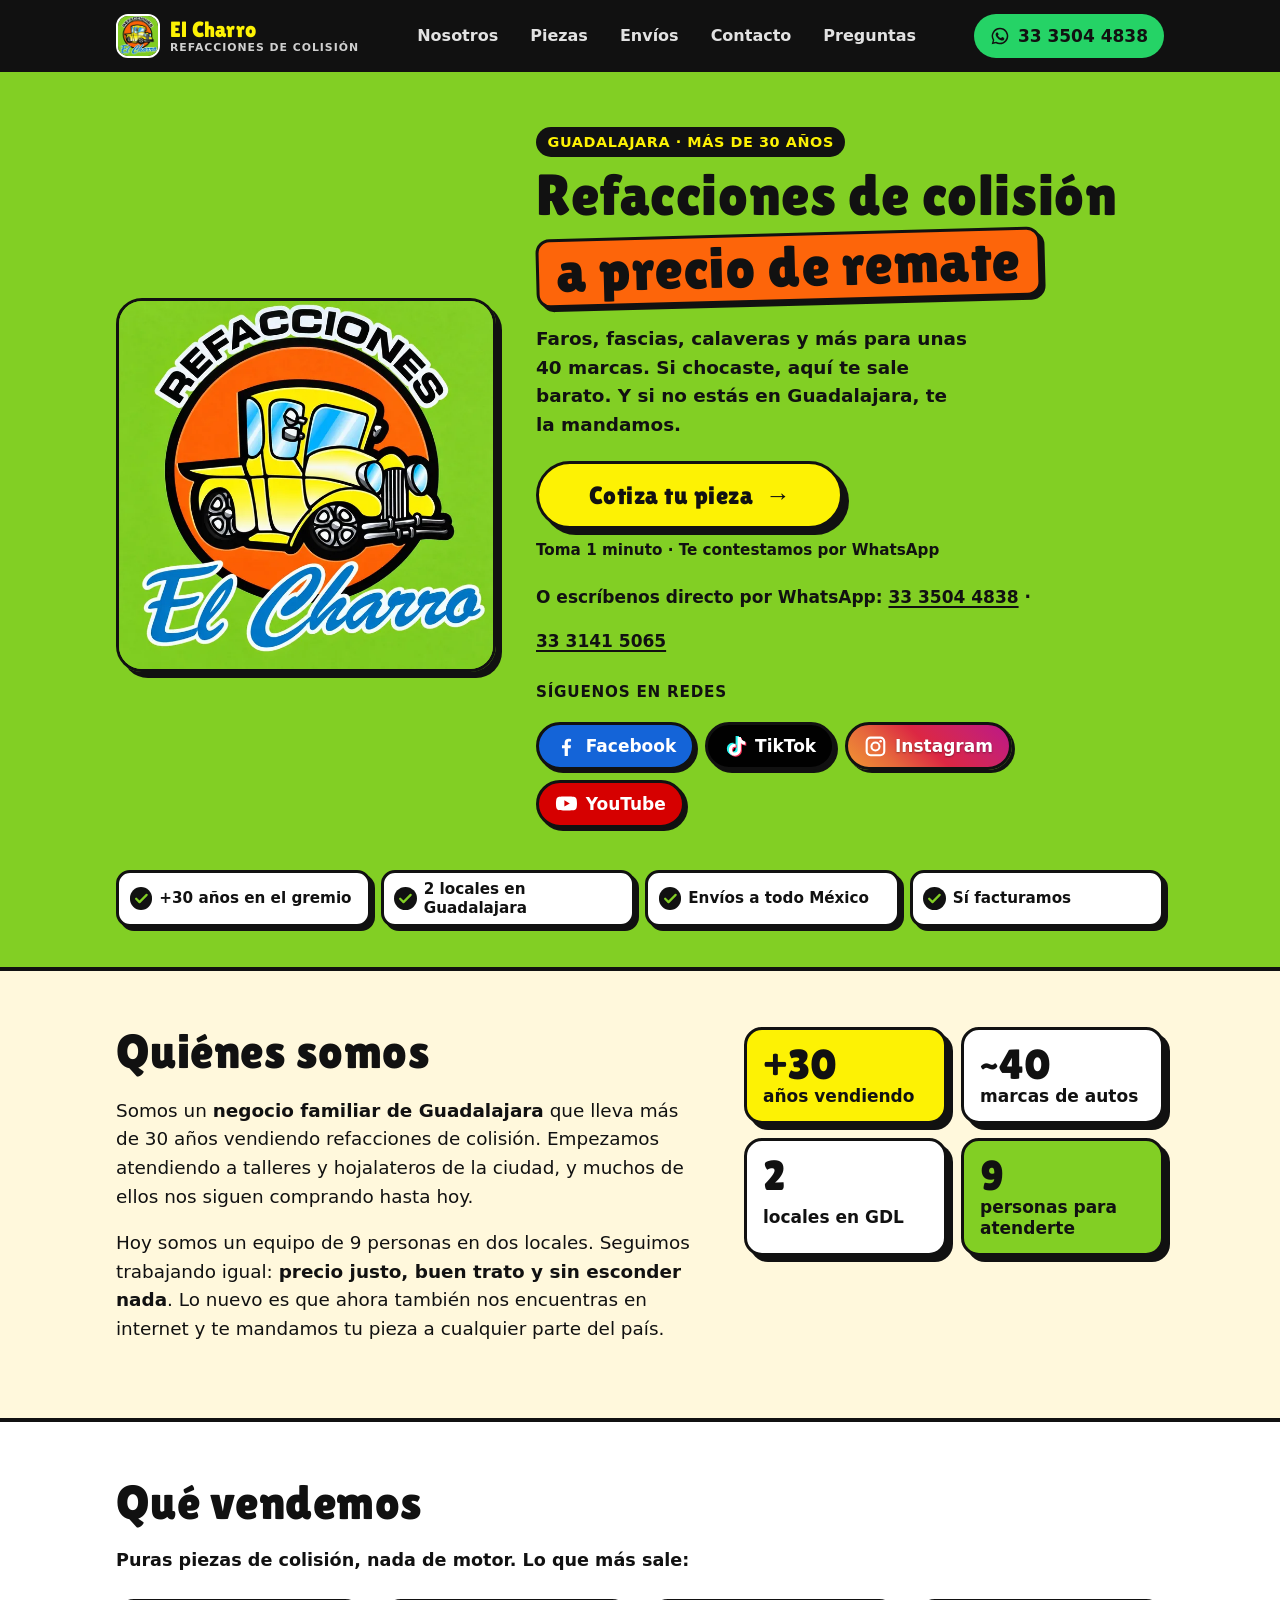
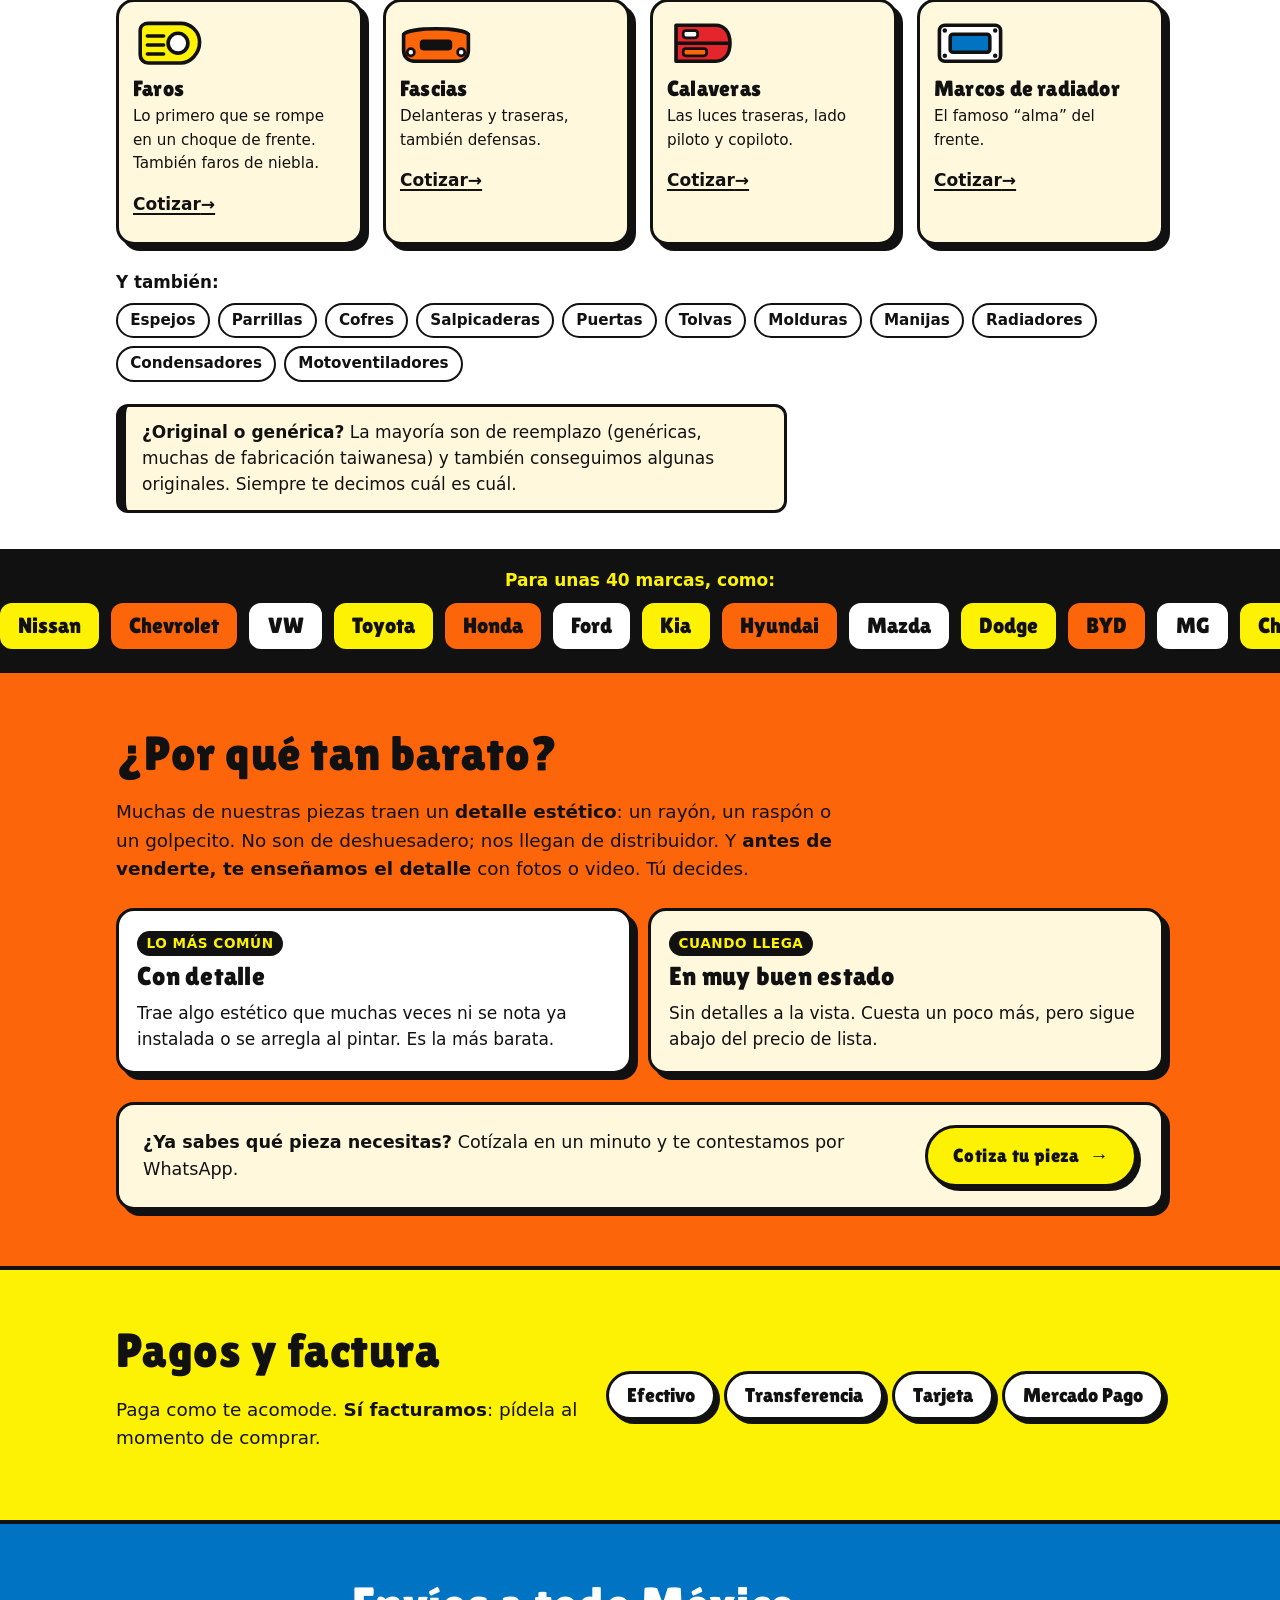
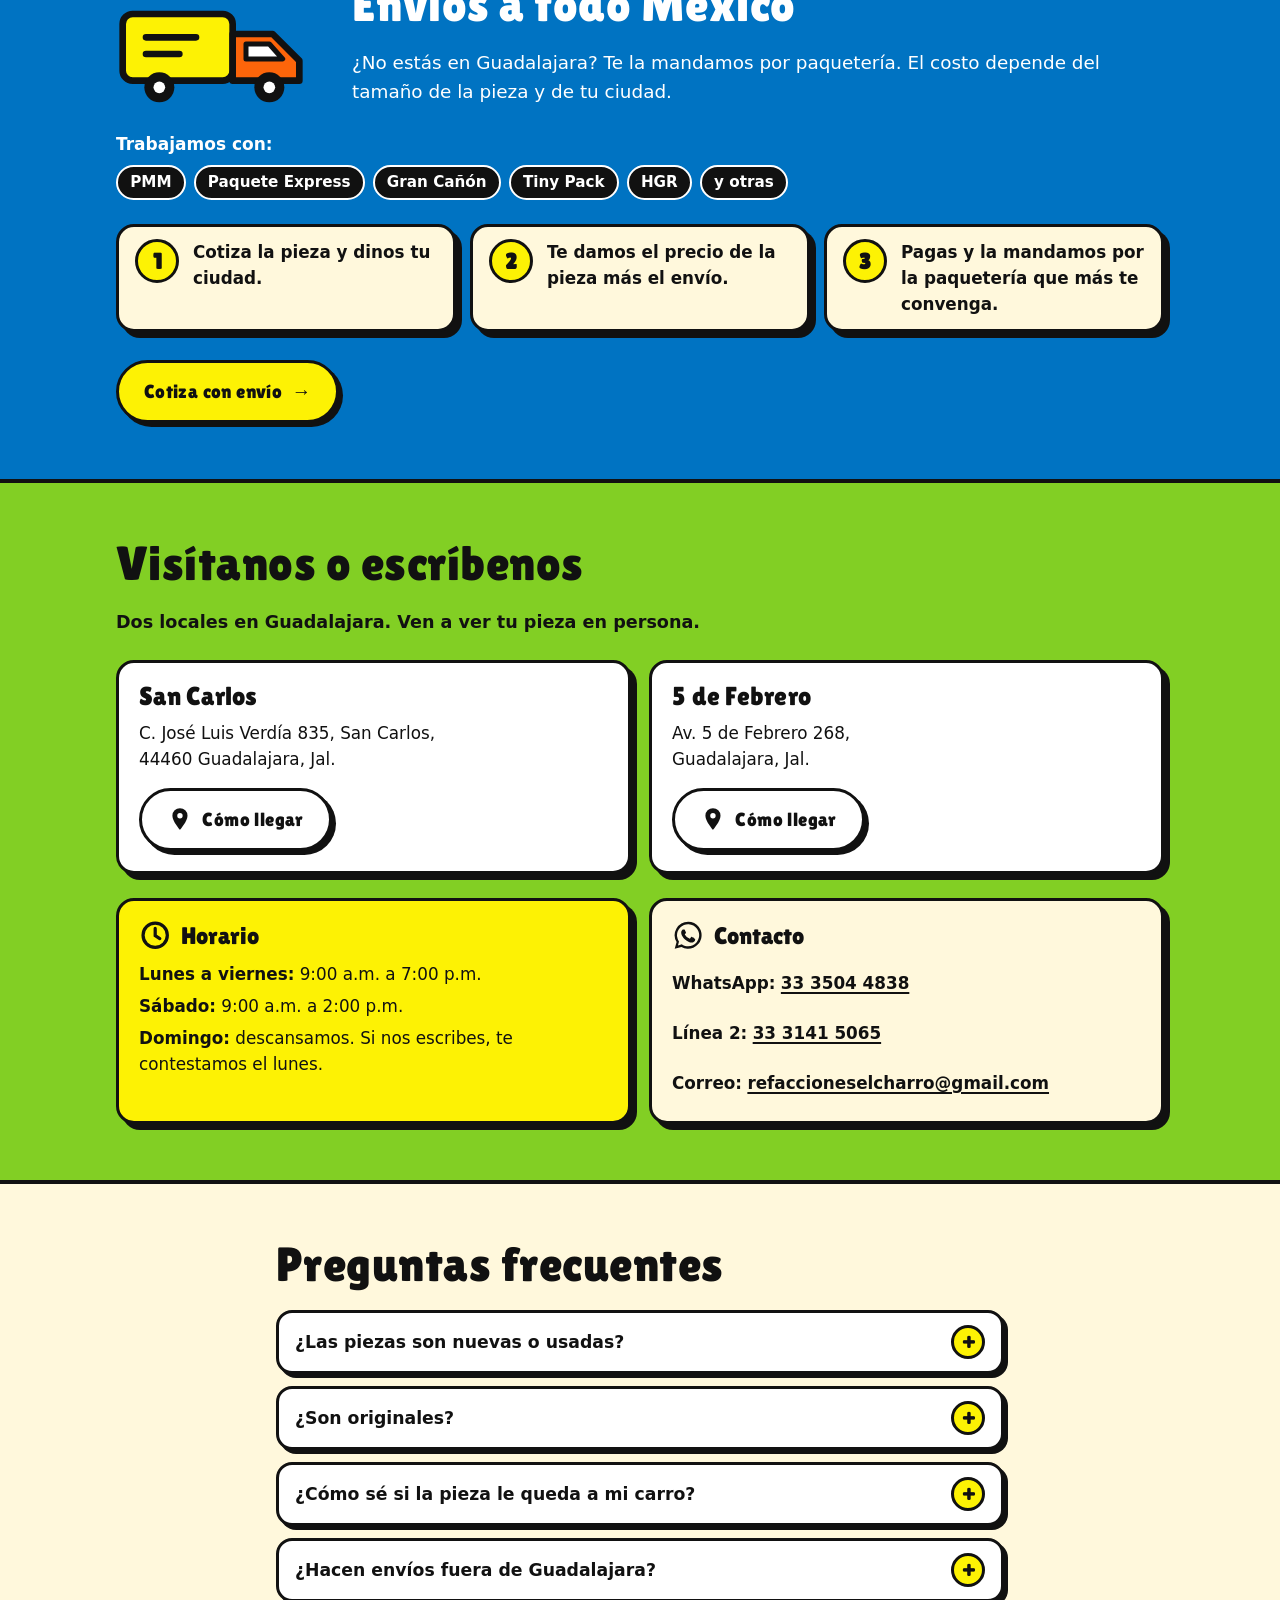
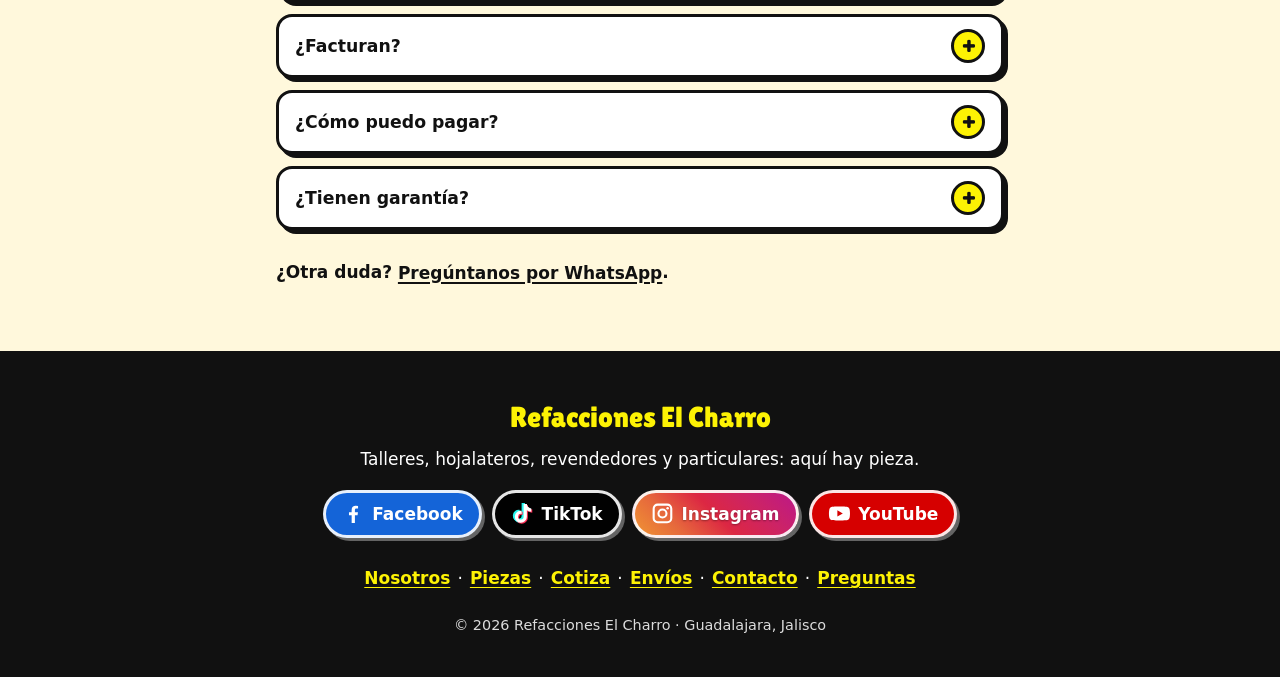
<file: index.html>
<!doctype html>
<html lang="es-MX">
<head>
  <meta charset="utf-8">
  <meta name="viewport" content="width=device-width, initial-scale=1">
  <title>Refacciones de colisión en Guadalajara | Refacciones El Charro</title>
  <meta name="description" content="Negocio familiar con más de 30 años en Guadalajara. Faros, fascias, calaveras, marcos de radiador y más para unas 40 marcas, a precio de remate. Facturamos y enviamos a todo México. Cotiza por WhatsApp.">
  <meta name="theme-color" content="#82CF24">
  <!-- URL pública. Si conectas un dominio propio, cámbiala aquí, en Open Graph, Twitter, JSON-LD, robots.txt y sitemap.xml -->
  <link rel="canonical" href="https://eito-tv.github.io/refacciones-el-charro/">
  <!-- MARCADOR Search Console: pega aquí la etiqueta de verificación de Google
  <meta name="google-site-verification" content="[CODIGO_SEARCH_CONSOLE]">
  -->

  <meta property="og:type" content="website">
  <meta property="og:locale" content="es_MX">
  <meta property="og:site_name" content="Refacciones El Charro">
  <meta property="og:title" content="Refacciones El Charro · Refacciones de colisión en Guadalajara">
  <meta property="og:description" content="Faros, fascias, calaveras y más para ~40 marcas a precio de remate. Facturamos y enviamos a todo México.">
  <meta property="og:url" content="https://eito-tv.github.io/refacciones-el-charro/">
  <meta property="og:image" content="https://eito-tv.github.io/refacciones-el-charro/assets/og-image.jpg">
  <meta property="og:image:width" content="1200">
  <meta property="og:image:height" content="630">
  <meta property="og:image:type" content="image/jpeg">
  <meta property="og:image:alt" content="Logo de Refacciones El Charro: camioneta amarilla clásica, con el texto Refacciones de colisión, precios bajísimos.">
  <meta name="twitter:card" content="summary_large_image">
  <meta name="twitter:title" content="Refacciones El Charro · Refacciones de colisión en Guadalajara">
  <meta name="twitter:description" content="Faros, fascias, calaveras y más para ~40 marcas a precio de remate. Facturamos y enviamos a todo México.">
  <meta name="twitter:image" content="https://eito-tv.github.io/refacciones-el-charro/assets/og-image.jpg">

  <link rel="icon" href="favicon.ico" sizes="48x48">
  <link rel="apple-touch-icon" href="assets/apple-touch-icon.png">
  <link rel="manifest" href="site.webmanifest">

  <link rel="preload" as="font" type="font/woff2" href="assets/lilita-one.woff2" crossorigin>
  <link rel="preload" as="image" type="image/webp" href="assets/logo-720.webp" imagesrcset="assets/logo-360.webp 360w, assets/logo-720.webp 720w" imagesizes="(min-width: 900px) 380px, 56vw" fetchpriority="high">
  <link rel="stylesheet" href="styles.css?v=6">
  <script>document.documentElement.classList.add('js')</script>
  <script src="script.js?v=6" defer></script>
  <!-- MARCADOR analítica: pega aquí el script de Cloudflare Web Analytics o GoatCounter (ver README) -->

  <script type="application/ld+json">
  {
    "@context": "https://schema.org",
    "@graph": [
      {
        "@type": "AutoPartsStore",
        "@id": "https://eito-tv.github.io/refacciones-el-charro/#negocio",
        "name": "Refacciones El Charro",
        "alternateName": "Autopartes El Charro",
        "description": "Negocio familiar con más de 30 años en Guadalajara. Refacciones de colisión para unas 40 marcas a precio de remate. Facturamos y enviamos a todo México.",
        "url": "https://eito-tv.github.io/refacciones-el-charro/",
        "image": "https://eito-tv.github.io/refacciones-el-charro/assets/og-image.jpg",
        "logo": "https://eito-tv.github.io/refacciones-el-charro/assets/logo.png",
        "telephone": "+523335044838",
        "email": "refaccioneselcharro@gmail.com",
        "priceRange": "$",
        "currenciesAccepted": "MXN",
        "paymentAccepted": "Efectivo, transferencia, tarjeta de débito y crédito, Mercado Pago",
        "areaServed": { "@type": "Country", "name": "México" },
        "address": {
          "@type": "PostalAddress",
          "streetAddress": "C. José Luis Verdía 835, San Carlos",
          "addressLocality": "Guadalajara",
          "addressRegion": "Jalisco",
          "postalCode": "44460",
          "addressCountry": "MX"
        },
        "openingHoursSpecification": [
          { "@type": "OpeningHoursSpecification", "dayOfWeek": ["Monday", "Tuesday", "Wednesday", "Thursday", "Friday"], "opens": "09:00", "closes": "19:00" },
          { "@type": "OpeningHoursSpecification", "dayOfWeek": "Saturday", "opens": "09:00", "closes": "14:00" }
        ],
        "sameAs": [
          "https://www.facebook.com/profile.php?id=61596676535445",
          "https://www.instagram.com/refacciones_el_charro/",
          "https://www.tiktok.com/@refacciones_el_charro",
          "https://www.youtube.com/@RefaccionesElcharro"
        ],
        "department": [
          {
            "@type": "AutoPartsStore",
            "name": "Refacciones El Charro · San Carlos",
            "address": {
              "@type": "PostalAddress",
              "streetAddress": "C. José Luis Verdía 835, San Carlos",
              "addressLocality": "Guadalajara",
              "addressRegion": "Jalisco",
              "postalCode": "44460",
              "addressCountry": "MX"
            }
          },
          {
            "@type": "AutoPartsStore",
            "name": "Refacciones El Charro · 5 de Febrero",
            "address": {
              "@type": "PostalAddress",
              "streetAddress": "Av. 5 de Febrero 268",
              "addressLocality": "Guadalajara",
              "addressRegion": "Jalisco",
              "addressCountry": "MX"
            }
          }
        ]
      },
      {
        "@type": "FAQPage",
        "mainEntity": [
          { "@type": "Question", "name": "¿Las piezas son nuevas o usadas?", "acceptedAnswer": { "@type": "Answer", "text": "No son piezas de deshuesadero: nos llegan de distribuidor. Muchas traen un detalle estético (un rayón, un raspón o un golpecito) y por eso cuestan menos. Antes de venderte te mandamos fotos o video del detalle." } },
          { "@type": "Question", "name": "¿Son originales?", "acceptedAnswer": { "@type": "Answer", "text": "La mayoría son de reemplazo (genéricas, muchas de fabricación taiwanesa) y también conseguimos algunas originales. Siempre te decimos cuál es cuál antes de que compres." } },
          { "@type": "Question", "name": "¿Cómo sé si la pieza le queda a mi carro?", "acceptedAnswer": { "@type": "Answer", "text": "Mándanos marca, modelo, año y versión. Si es faro, calavera o espejo, dinos el lado (piloto o copiloto). Una foto de la pieza dañada o el número de parte ayuda mucho." } },
          { "@type": "Question", "name": "¿Hacen envíos fuera de Guadalajara?", "acceptedAnswer": { "@type": "Answer", "text": "Sí, a todo México por paquetería: PMM, Paquete Express, Gran Cañón, Tiny Pack, HGR, entre otras. El costo depende del tamaño de la pieza y de tu ciudad; te lo cotizamos por WhatsApp." } },
          { "@type": "Question", "name": "¿Facturan?", "acceptedAnswer": { "@type": "Answer", "text": "Sí. Pide tu factura al momento de la compra." } },
          { "@type": "Question", "name": "¿Cómo puedo pagar?", "acceptedAnswer": { "@type": "Answer", "text": "En efectivo, transferencia, tarjeta (tenemos terminal) o Mercado Pago." } },
          { "@type": "Question", "name": "¿Tienen garantía?", "acceptedAnswer": { "@type": "Answer", "text": "No manejamos garantía. Por eso te enseñamos la pieza y su detalle antes de venderla, para que compres sabiendo exactamente cómo viene." } }
        ]
      }
    ]
  }
  </script>
</head>
<body>
  <a class="skip" href="#contenido">Saltar al contenido</a>

  <!-- Íconos reutilizables -->
  <svg width="0" height="0" class="sr-only" aria-hidden="true" focusable="false">
    <symbol id="i-wa" viewBox="0 0 24 24"><path fill="currentColor" d="M12 2a10 10 0 0 0-8.6 15.1L2 22l5-1.3A10 10 0 1 0 12 2Zm0 18.2c-1.5 0-3-.4-4.3-1.2l-.3-.2-3 .8.8-2.9-.2-.3A8.2 8.2 0 1 1 12 20.2Zm4.5-6.1c-.2-.1-1.5-.7-1.7-.8-.2-.1-.4-.1-.6.1l-.8 1c-.1.2-.3.2-.5.1a6.7 6.7 0 0 1-3.3-2.9c-.3-.4.2-.4.7-1.3.1-.2 0-.3 0-.4l-.8-1.8c-.2-.5-.4-.4-.6-.4h-.5c-.2 0-.4.1-.7.3-.2.3-.9.9-.9 2.2s.9 2.5 1 2.7c.1.2 1.8 2.8 4.4 3.9 1.6.7 2.3.8 3.1.6.5-.1 1.5-.6 1.7-1.2.2-.6.2-1.1.2-1.2-.1-.1-.3-.2-.6-.3Z"/></symbol>
    <symbol id="i-ig" viewBox="0 0 24 24"><path fill="none" stroke="currentColor" stroke-width="2.2" d="M7 2.8h10A4.2 4.2 0 0 1 21.2 7v10a4.2 4.2 0 0 1-4.2 4.2H7A4.2 4.2 0 0 1 2.8 17V7A4.2 4.2 0 0 1 7 2.8Z"/><circle cx="12" cy="12" r="4.2" fill="none" stroke="currentColor" stroke-width="2.2"/><circle cx="17.4" cy="6.6" r="1.3" fill="currentColor"/></symbol>
    <symbol id="i-tt" viewBox="0 0 24 24"><path fill="currentColor" d="M16.6 2h-3.4v13.4a2.9 2.9 0 1 1-2.1-2.8V9.1a6.3 6.3 0 1 0 5.5 6.3V8.6a8 8 0 0 0 4.6 1.5V6.7a4.6 4.6 0 0 1-4.6-4.7Z"/></symbol>
    <symbol id="i-yt" viewBox="0 0 24 24"><path fill="currentColor" d="M22.5 7.2a2.8 2.8 0 0 0-2-2C18.7 4.7 12 4.7 12 4.7s-6.7 0-8.5.5a2.8 2.8 0 0 0-2 2C1 9 1 12 1 12s0 3 .5 4.8a2.8 2.8 0 0 0 2 2c1.8.5 8.5.5 8.5.5s6.7 0 8.5-.5a2.8 2.8 0 0 0 2-2C23 15 23 12 23 12s0-3-.5-4.8ZM9.8 15.3V8.7l5.7 3.3-5.7 3.3Z"/></symbol>
    <symbol id="i-fb" viewBox="0 0 24 24"><path fill="currentColor" d="M13.5 22v-8.2h2.8l.4-3.2h-3.2V8.5c0-.9.3-1.6 1.6-1.6h1.7V4.1a23 23 0 0 0-2.5-.1c-2.5 0-4.2 1.5-4.2 4.3v2.3H7.3v3.2h2.8V22h3.4Z"/></symbol>
    <symbol id="i-pin" viewBox="0 0 24 24"><path fill="currentColor" d="M12 2a7 7 0 0 0-7 7c0 5.2 7 13 7 13s7-7.8 7-13a7 7 0 0 0-7-7Zm0 9.5A2.5 2.5 0 1 1 12 6.5a2.5 2.5 0 0 1 0 5Z"/></symbol>
    <symbol id="i-check" viewBox="0 0 24 24"><path fill="none" stroke="currentColor" stroke-width="3.2" stroke-linecap="round" stroke-linejoin="round" d="m4.5 12.5 4.8 4.8L19.5 7"/></symbol>
    <symbol id="i-mail" viewBox="0 0 24 24"><path fill="none" stroke="currentColor" stroke-width="2.2" stroke-linejoin="round" d="M3 5.5h18v13H3Z"/><path fill="none" stroke="currentColor" stroke-width="2.2" stroke-linejoin="round" d="m3.5 6 8.5 7 8.5-7"/></symbol>
    <symbol id="i-clock" viewBox="0 0 24 24"><circle cx="12" cy="12" r="9" fill="none" stroke="currentColor" stroke-width="2.4"/><path fill="none" stroke="currentColor" stroke-width="2.4" stroke-linecap="round" d="M12 7v5.3l3.4 2.2"/></symbol>
  </svg>

  <!-- Barra superior fija -->
  <header class="top" id="top">
    <div class="top__inner wrap">
      <a class="top__brand" href="#inicio" aria-label="Refacciones El Charro, ir al inicio">
        <img src="assets/logo-360.webp" width="44" height="44" alt="">
        <span class="top__name"><strong>El Charro</strong><small>Refacciones de colisión</small></span>
      </a>
      <nav class="top__nav" id="menu" aria-label="Secciones">
        <ul class="top__links">
          <li><a href="#nosotros">Nosotros</a></li>
          <li><a href="#piezas">Piezas</a></li>
          <li><a href="#envios">Envíos</a></li>
          <li><a href="#contacto">Contacto</a></li>
          <li><a href="#preguntas">Preguntas</a></li>
        </ul>
        <div class="top__extra">
        <a class="btn btn--wa top__cta" href="cotizar/" data-evento="ir-cotizar-menu">Cotiza tu pieza <span aria-hidden="true">→</span></a>
        <p class="top__extra-t">Síguenos</p>
          <ul class="social social--menu" aria-label="Nuestras redes (menú)">
            <li><a class="chip chip--fb" href="https://www.facebook.com/profile.php?id=61596676535445" target="_blank" rel="noopener" data-evento="red-facebook-menu"><svg class="ico" aria-hidden="true"><use href="#i-fb"/></svg>Facebook</a></li>
            <li><a class="chip chip--tt" href="https://www.tiktok.com/@refacciones_el_charro" target="_blank" rel="noopener" data-evento="red-tiktok-menu"><svg class="ico" aria-hidden="true"><use href="#i-tt"/></svg>TikTok</a></li>
            <li><a class="chip chip--ig" href="https://www.instagram.com/refacciones_el_charro/" target="_blank" rel="noopener" data-evento="red-instagram-menu"><svg class="ico" aria-hidden="true"><use href="#i-ig"/></svg>Instagram</a></li>
            <li><a class="chip chip--yt" href="https://www.youtube.com/@RefaccionesElcharro" target="_blank" rel="noopener" data-evento="red-youtube-menu"><svg class="ico" aria-hidden="true"><use href="#i-yt"/></svg>YouTube</a></li>
          </ul>
          <p class="top__extra-wa">WhatsApp: <a href="https://wa.me/523335044838?text=Hola%2C%20vengo%20de%20la%20p%C3%A1gina%20web." target="_blank" rel="noopener" data-evento="wa-menu">33 3504 4838</a> · <a href="https://wa.me/523331415065?text=Hola%2C%20vengo%20de%20la%20p%C3%A1gina%20web." target="_blank" rel="noopener" data-evento="wa-menu-2">33 3141 5065</a></p>
        </div>
      </nav>
      <a class="top__wa" href="https://wa.me/523335044838?text=Hola%2C%20vengo%20de%20la%20p%C3%A1gina%20web." target="_blank" rel="noopener" data-evento="wa-barra" aria-label="WhatsApp 33 3504 4838">
        <svg class="ico" aria-hidden="true"><use href="#i-wa"/></svg><span>33 3504 4838</span>
      </a>
      <button class="top__burger" type="button" aria-expanded="false" aria-controls="menu" aria-label="Abrir menú">
        <span></span><span></span><span></span>
      </button>
    </div>
  </header>

  <main id="contenido">
    <!-- ===== Inicio ===== -->
    <section class="hero" id="inicio" aria-labelledby="t-inicio">
      <div class="hero__inner wrap">
        <picture class="hero__logo">
          <source type="image/webp" srcset="assets/logo-360.webp 360w, assets/logo-720.webp 720w" sizes="(min-width: 900px) 380px, 56vw">
          <img src="assets/logo.png" width="720" height="709" alt="Refacciones El Charro: logo con una camioneta pickup clásica amarilla" fetchpriority="high" decoding="async">
        </picture>
        <div class="hero__copy">
          <p class="tag">Guadalajara · más de 30 años</p>
          <h1 id="t-inicio">Refacciones de colisión <span class="hl">a precio de remate</span></h1>
          <p class="lead">Faros, fascias, calaveras y más para unas 40 marcas. Si chocaste, aquí te sale barato. Y si no estás en Guadalajara, te la mandamos.</p>
          <a class="btn btn--wa btn--hero" href="cotizar/" id="cta-hero" data-evento="ir-cotizar-inicio">
            Cotiza tu pieza <span class="arrow" aria-hidden="true">→</span>
          </a>
          <p class="cta-sub">Toma 1 minuto · Te contestamos por WhatsApp</p>
          <p class="alt-wa">O escríbenos directo por WhatsApp: <a href="https://wa.me/523335044838?text=Hola%2C%20vengo%20de%20la%20p%C3%A1gina%20web." target="_blank" rel="noopener" data-evento="wa-inicio">33 3504 4838</a> · <a href="https://wa.me/523331415065?text=Hola%2C%20vengo%20de%20la%20p%C3%A1gina%20web." target="_blank" rel="noopener" data-evento="wa-linea2">33 3141 5065</a></p>
          <div class="follow">
            <p class="follow__t">Síguenos en redes</p>
            <ul class="social social--hero" aria-label="Nuestras redes">
          <li><a class="chip chip--fb" href="https://www.facebook.com/profile.php?id=61596676535445" target="_blank" rel="noopener" data-evento="red-facebook-inicio"><svg class="ico" aria-hidden="true"><use href="#i-fb"/></svg>Facebook</a></li>
          <li><a class="chip chip--tt" href="https://www.tiktok.com/@refacciones_el_charro" target="_blank" rel="noopener" data-evento="red-tiktok-inicio"><svg class="ico" aria-hidden="true"><use href="#i-tt"/></svg>TikTok</a></li>
          <li><a class="chip chip--ig" href="https://www.instagram.com/refacciones_el_charro/" target="_blank" rel="noopener" data-evento="red-instagram-inicio"><svg class="ico" aria-hidden="true"><use href="#i-ig"/></svg>Instagram</a></li>
          <li><a class="chip chip--yt" href="https://www.youtube.com/@RefaccionesElcharro" target="_blank" rel="noopener" data-evento="red-youtube-inicio"><svg class="ico" aria-hidden="true"><use href="#i-yt"/></svg>YouTube</a></li>
            </ul>
          </div>
        </div>
      </div>
      <ul class="trust wrap" aria-label="Por qué comprarnos">
        <li><svg class="ico" aria-hidden="true"><use href="#i-check"/></svg>+30 años en el gremio</li>
        <li><svg class="ico" aria-hidden="true"><use href="#i-check"/></svg>2 locales en Guadalajara</li>
        <li><svg class="ico" aria-hidden="true"><use href="#i-check"/></svg>Envíos a todo México</li>
        <li><svg class="ico" aria-hidden="true"><use href="#i-check"/></svg>Sí facturamos</li>
      </ul>
    </section>

    <!-- ===== Quiénes somos ===== -->
    <section class="sec sec--cream" id="nosotros" aria-labelledby="t-nosotros">
      <div class="wrap about">
        <div>
          <h2 id="t-nosotros" class="reveal">Quiénes somos</h2>
          <p class="big reveal">Somos un <strong>negocio familiar de Guadalajara</strong> que lleva más de 30 años vendiendo refacciones de colisión. Empezamos atendiendo a talleres y hojalateros de la ciudad, y muchos de ellos nos siguen comprando hasta hoy.</p>
          <p class="big reveal">Hoy somos un equipo de 9 personas en dos locales. Seguimos trabajando igual: <strong>precio justo, buen trato y sin esconder nada</strong>. Lo nuevo es que ahora también nos encuentras en internet y te mandamos tu pieza a cualquier parte del país.</p>
          <!-- MARCADOR: si quieren, aquí va el nombre del fundador y una foto suya, p. ej.
          <p class="big reveal">Todo empezó con don [NOMBRE] ...</p>
          -->
        </div>
        <ul class="stats" aria-label="El Charro en números">
          <li class="stat reveal"><span class="stat__n">+30</span><span class="stat__t">años vendiendo</span></li>
          <li class="stat reveal"><span class="stat__n">~40</span><span class="stat__t">marcas de autos</span></li>
          <li class="stat reveal"><span class="stat__n">2</span><span class="stat__t">locales en GDL</span></li>
          <li class="stat reveal"><span class="stat__n">9</span><span class="stat__t">personas para atenderte</span></li>
        </ul>
      </div>
      <!-- MARCADOR galería: cuando tengan fotos reales del local y del surtido, ponlas en assets/fotos/ y descomenta.
           Fotos horizontales, 1200 px de ancho, en .webp o .jpg.
      <div class="wrap gallery">
        <figure class="reveal"><img src="assets/fotos/local-san-carlos.webp" width="1200" height="800" loading="lazy" alt="Fachada del local de San Carlos"><figcaption>Local San Carlos</figcaption></figure>
        <figure class="reveal"><img src="assets/fotos/fascias.webp" width="1200" height="800" loading="lazy" alt="Pared llena de fascias de distintos modelos"><figcaption>Así se ve el surtido</figcaption></figure>
        <figure class="reveal"><img src="assets/fotos/faros.webp" width="1200" height="800" loading="lazy" alt="Anaquel con faros y calaveras"><figcaption>Faros y calaveras</figcaption></figure>
      </div>
      -->
    </section>

    <!-- ===== Qué vendemos ===== -->
    <section class="sec sec--white" id="piezas" aria-labelledby="t-piezas">
      <div class="wrap">
        <h2 id="t-piezas" class="reveal">Qué vendemos</h2>
        <p class="sub reveal">Puras piezas de colisión, nada de motor. Lo que más sale:</p>
        <ul class="cards">
          <li class="card reveal">
            <svg class="pic" viewBox="0 0 80 56" aria-hidden="true"><path d="M8 14c0-5 4-8 9-8h36c11 0 21 9 21 21s-10 23-21 23H17c-5 0-9-4-9-9Z" fill="#FDF204" stroke="#111" stroke-width="4" stroke-linejoin="round"/><circle cx="50" cy="28" r="11" fill="#fff" stroke="#111" stroke-width="4"/><path d="M16 20h18M16 30h18M16 40h18" stroke="#111" stroke-width="4" stroke-linecap="round"/></svg>
            <h3>Faros</h3>
            <p>Lo primero que se rompe en un choque de frente. También faros de niebla.</p>
            <a class="card__go" href="cotizar/?pieza=Faro" data-evento="ir-cotizar-faro">Cotizar <span class="sr-only">faros</span><span aria-hidden="true">→</span></a>
          </li>
          <li class="card reveal">
            <svg class="pic" viewBox="0 0 80 56" aria-hidden="true"><path d="M4 18c8-8 64-8 72 0v18c0 8-6 12-12 12H16C10 48 4 44 4 36Z" fill="#FD650A" stroke="#111" stroke-width="4" stroke-linejoin="round"/><rect x="22" y="24" width="36" height="12" rx="4" fill="#111"/><circle cx="12" cy="38" r="4" fill="#fff" stroke="#111" stroke-width="3"/><circle cx="68" cy="38" r="4" fill="#fff" stroke="#111" stroke-width="3"/></svg>
            <h3>Fascias</h3>
            <p>Delanteras y traseras, también defensas.</p>
            <a class="card__go" href="cotizar/?pieza=Fascia" data-evento="ir-cotizar-fascia">Cotizar <span class="sr-only">fascias</span><span aria-hidden="true">→</span></a>
          </li>
          <li class="card reveal">
            <svg class="pic" viewBox="0 0 80 56" aria-hidden="true"><path d="M10 8h44c10 0 16 8 16 20s-6 20-16 20H10Z" fill="#E4252C" stroke="#111" stroke-width="4" stroke-linejoin="round"/><path d="M10 28h58" stroke="#111" stroke-width="4"/><rect x="18" y="14" width="16" height="8" rx="3" fill="#fff" stroke="#111" stroke-width="3"/><rect x="18" y="34" width="26" height="8" rx="3" fill="#FD650A" stroke="#111" stroke-width="3"/></svg>
            <h3>Calaveras</h3>
            <p>Las luces traseras, lado piloto y copiloto.</p>
            <a class="card__go" href="cotizar/?pieza=Calavera" data-evento="ir-cotizar-calavera">Cotizar <span class="sr-only">calaveras</span><span aria-hidden="true">→</span></a>
          </li>
          <li class="card reveal">
            <svg class="pic" viewBox="0 0 80 56" aria-hidden="true"><rect x="6" y="8" width="68" height="40" rx="6" fill="#fff" stroke="#111" stroke-width="4"/><rect x="18" y="18" width="44" height="20" rx="3" fill="#0073C2" stroke="#111" stroke-width="4"/><circle cx="12" cy="14" r="2.5" fill="#111"/><circle cx="68" cy="14" r="2.5" fill="#111"/><circle cx="12" cy="42" r="2.5" fill="#111"/><circle cx="68" cy="42" r="2.5" fill="#111"/></svg>
            <h3>Marcos de radiador</h3>
            <p>El famoso “alma” del frente.</p>
            <a class="card__go" href="cotizar/?pieza=Marco%20de%20radiador" data-evento="ir-cotizar-marco">Cotizar <span class="sr-only">marcos de radiador</span><span aria-hidden="true">→</span></a>
          </li>
        </ul>
        <p class="also reveal"><strong>Y también:</strong></p>
        <ul class="tags reveal" aria-label="Otras piezas">
          <li>Espejos</li><li>Parrillas</li><li>Cofres</li><li>Salpicaderas</li><li>Puertas</li><li>Tolvas</li><li>Molduras</li><li>Manijas</li><li>Radiadores</li><li>Condensadores</li><li>Motoventiladores</li>
        </ul>
        <p class="note reveal"><strong>¿Original o genérica?</strong> La mayoría son de reemplazo (genéricas, muchas de fabricación taiwanesa) y también conseguimos algunas originales. Siempre te decimos cuál es cuál.</p>
      </div>

      <div class="brands reveal" aria-labelledby="t-marcas">
        <p class="brands__title" id="t-marcas">Para unas 40 marcas, como:</p>
        <div class="marquee">
          <ul class="marquee__track">
            <li>Nissan</li><li>Chevrolet</li><li>VW</li><li>Toyota</li><li>Honda</li><li>Ford</li><li>Kia</li><li>Hyundai</li><li>Mazda</li><li>Dodge</li><li>BYD</li><li>MG</li><li>Chirey</li><li>Camiones</li>
          </ul>
          <ul class="marquee__track" aria-hidden="true">
            <li>Nissan</li><li>Chevrolet</li><li>VW</li><li>Toyota</li><li>Honda</li><li>Ford</li><li>Kia</li><li>Hyundai</li><li>Mazda</li><li>Dodge</li><li>BYD</li><li>MG</li><li>Chirey</li><li>Camiones</li>
          </ul>
        </div>
      </div>
    </section>

    <!-- ===== Por qué tan barato ===== -->
    <section class="sec sec--orange" id="por-que" aria-labelledby="t-porque">
      <div class="wrap">
        <h2 id="t-porque" class="reveal">¿Por qué tan barato?</h2>
        <p class="big reveal narrow-text">Muchas de nuestras piezas traen un <strong>detalle estético</strong>: un rayón, un raspón o un golpecito. No son de deshuesadero; nos llegan de distribuidor. Y <strong>antes de venderte, te enseñamos el detalle</strong> con fotos o video. Tú decides.</p>
        <div class="kinds">
          <article class="kind reveal">
            <p class="kind__tag">Lo más común</p>
            <h3>Con detalle</h3>
            <p>Trae algo estético que muchas veces ni se nota ya instalada o se arregla al pintar. Es la más barata.</p>
          </article>
          <article class="kind kind--alt reveal">
            <p class="kind__tag">Cuando llega</p>
            <h3>En muy buen estado</h3>
            <p>Sin detalles a la vista. Cuesta un poco más, pero sigue abajo del precio de lista.</p>
          </article>
        </div>
        <div class="cta-band reveal">
          <p><strong>¿Ya sabes qué pieza necesitas?</strong> Cotízala en un minuto y te contestamos por WhatsApp.</p>
          <a class="btn btn--wa" href="cotizar/" data-evento="ir-cotizar-porque">Cotiza tu pieza <span aria-hidden="true">→</span></a>
        </div>
      </div>
    </section>

    <!-- ===== Pagos y factura ===== -->
    <section class="sec sec--yellow" id="pagos" aria-labelledby="t-pagos">
      <div class="wrap pay">
        <div>
          <h2 id="t-pagos" class="reveal">Pagos y factura</h2>
          <p class="big reveal">Paga como te acomode. <strong>Sí facturamos</strong>: pídela al momento de comprar.</p>
        </div>
        <ul class="tags tags--big reveal" aria-label="Formas de pago">
          <li>Efectivo</li><li>Transferencia</li><li>Tarjeta</li><li>Mercado Pago</li>
        </ul>
      </div>
    </section>

    <!-- ===== Envíos ===== -->
    <section class="sec sec--blue" id="envios" aria-labelledby="t-envios">
      <div class="wrap">
        <div class="ship">
          <svg class="truck reveal" viewBox="0 0 120 70" aria-hidden="true"><rect x="4" y="12" width="66" height="40" rx="6" fill="#FDF204" stroke="#111" stroke-width="4"/><path d="M70 24h24l16 16v12H70Z" fill="#FD650A" stroke="#111" stroke-width="4" stroke-linejoin="round"/><path d="M78 30h14l8 9H78Z" fill="#fff" stroke="#111" stroke-width="3" stroke-linejoin="round"/><circle cx="26" cy="56" r="9" fill="#111"/><circle cx="26" cy="56" r="3.5" fill="#fff"/><circle cx="92" cy="56" r="9" fill="#111"/><circle cx="92" cy="56" r="3.5" fill="#fff"/><path d="M18 26h30M18 36h20" stroke="#111" stroke-width="4" stroke-linecap="round"/></svg>
          <div>
            <h2 id="t-envios" class="reveal">Envíos a todo México</h2>
            <p class="big reveal">¿No estás en Guadalajara? Te la mandamos por paquetería. El costo depende del tamaño de la pieza y de tu ciudad.</p>
          </div>
        </div>
        <p class="ship__t reveal">Trabajamos con:</p>
        <ul class="tags tags--dark reveal" aria-label="Paqueterías">
          <li>PMM</li><li>Paquete Express</li><li>Gran Cañón</li><li>Tiny Pack</li><li>HGR</li><li>y otras</li>
        </ul>
        <ol class="steps steps--ship">
          <li class="step reveal"><span class="step__n" aria-hidden="true">1</span><span>Cotiza la pieza y dinos tu ciudad.</span></li>
          <li class="step reveal"><span class="step__n" aria-hidden="true">2</span><span>Te damos el precio de la pieza más el envío.</span></li>
          <li class="step reveal"><span class="step__n" aria-hidden="true">3</span><span>Pagas y la mandamos por la paquetería que más te convenga.</span></li>
        </ol>
        <a class="btn btn--wa reveal" href="cotizar/?envio=1" data-evento="ir-cotizar-envios">Cotiza con envío <span aria-hidden="true">→</span></a>
      </div>
    </section>

    <!-- ===== Contacto ===== -->
    <section class="sec sec--green" id="contacto" aria-labelledby="t-contacto">
      <div class="wrap">
        <h2 id="t-contacto" class="reveal">Visítanos o escríbenos</h2>
        <p class="sub reveal">Dos locales en Guadalajara. Ven a ver tu pieza en persona.</p>
        <div class="places">
          <article class="place reveal">
            <h3>San Carlos</h3>
            <address>C. José Luis Verdía 835, San Carlos,<br>44460 Guadalajara, Jal.</address>
            <a class="btn btn--white" href="https://www.google.com/maps/search/?api=1&amp;query=C.%20Jos%C3%A9%20Luis%20Verd%C3%ADa%20835%2C%20San%20Carlos%2C%2044460%20Guadalajara%2C%20Jal." target="_blank" rel="noopener" data-evento="mapa-san-carlos"><svg class="ico" aria-hidden="true"><use href="#i-pin"/></svg> Cómo llegar<span class="sr-only"> al local de San Carlos</span></a>
          </article>
          <article class="place reveal">
            <h3>5 de Febrero</h3>
            <address>Av. 5 de Febrero 268,<br>Guadalajara, Jal.</address>
            <a class="btn btn--white" href="https://www.google.com/maps/search/?api=1&amp;query=Av.%205%20de%20Febrero%20268%2C%20Guadalajara%2C%20Jal." target="_blank" rel="noopener" data-evento="mapa-5-febrero"><svg class="ico" aria-hidden="true"><use href="#i-pin"/></svg> Cómo llegar<span class="sr-only"> al local de 5 de Febrero</span></a>
          </article>
        </div>
        <div class="contact">
          <div class="hours reveal">
            <p class="box__t"><svg class="ico" aria-hidden="true"><use href="#i-clock"/></svg> Horario</p>
            <ul>
              <li><strong>Lunes a viernes:</strong> 9:00 a.m. a 7:00 p.m.</li>
              <li><strong>Sábado:</strong> 9:00 a.m. a 2:00 p.m.</li>
              <li><strong>Domingo:</strong> descansamos. Si nos escribes, te contestamos el lunes.</li>
            </ul>
          </div>
          <div class="reach reveal">
            <p class="box__t"><svg class="ico" aria-hidden="true"><use href="#i-wa"/></svg> Contacto</p>
            <ul>
              <li><strong>WhatsApp:</strong> <a href="https://wa.me/523335044838?text=Hola%2C%20vengo%20de%20la%20p%C3%A1gina%20web." target="_blank" rel="noopener" data-evento="wa-contacto">33 3504 4838</a></li>
              <li><strong>Línea 2:</strong> <a href="https://wa.me/523331415065?text=Hola%2C%20vengo%20de%20la%20p%C3%A1gina%20web." target="_blank" rel="noopener" data-evento="wa-contacto-2">33 3141 5065</a></li>
              <li><strong>Correo:</strong> <a href="mailto:refaccioneselcharro@gmail.com">refaccioneselcharro@gmail.com</a></li>
            </ul>
          </div>
        </div>
      </div>
    </section>

    <!-- ===== Preguntas frecuentes (si cambias algo aquí, cámbialo también en el JSON-LD del <head>) ===== -->
    <section class="sec sec--cream" id="preguntas" aria-labelledby="t-faq">
      <div class="wrap narrow">
        <h2 id="t-faq" class="reveal">Preguntas frecuentes</h2>
        <div class="faq">
          <details class="reveal">
            <summary>¿Las piezas son nuevas o usadas?</summary>
            <p>No son piezas de deshuesadero: nos llegan de distribuidor. Muchas traen un detalle estético (un rayón, un raspón o un golpecito) y por eso cuestan menos. Antes de venderte te mandamos fotos o video del detalle.</p>
          </details>
          <details class="reveal">
            <summary>¿Son originales?</summary>
            <p>La mayoría son de reemplazo (genéricas, muchas de fabricación taiwanesa) y también conseguimos algunas originales. Siempre te decimos cuál es cuál antes de que compres.</p>
          </details>
          <details class="reveal">
            <summary>¿Cómo sé si la pieza le queda a mi carro?</summary>
            <p>Mándanos marca, modelo, año y versión. Si es faro, calavera o espejo, dinos el lado (piloto o copiloto). Una foto de la pieza dañada o el número de parte ayuda mucho.</p>
          </details>
          <details class="reveal">
            <summary>¿Hacen envíos fuera de Guadalajara?</summary>
            <p>Sí, a todo México por paquetería: PMM, Paquete Express, Gran Cañón, Tiny Pack, HGR, entre otras. El costo depende del tamaño de la pieza y de tu ciudad; te lo cotizamos por WhatsApp.</p>
          </details>
          <details class="reveal">
            <summary>¿Facturan?</summary>
            <p>Sí. Pide tu factura al momento de la compra.</p>
          </details>
          <details class="reveal">
            <summary>¿Cómo puedo pagar?</summary>
            <p>En efectivo, transferencia, tarjeta (tenemos terminal) o Mercado Pago.</p>
          </details>
          <details class="reveal">
            <summary>¿Tienen garantía?</summary>
            <p>No manejamos garantía. Por eso te enseñamos la pieza y su detalle antes de venderla, para que compres sabiendo exactamente cómo viene.</p>
          </details>
          <!-- MARCADOR devoluciones: descomenta cuando definan la política (y agrégala también al JSON-LD).
          <details class="reveal">
            <summary>¿Aceptan devoluciones?</summary>
            <p>Sí, dentro de [X] días, con tu nota de compra y la pieza sin instalar ni pintar.</p>
          </details>
          -->
        </div>
        <p class="faq__more reveal">¿Otra duda? <a href="https://wa.me/523335044838?text=Hola%2C%20vengo%20de%20la%20p%C3%A1gina%20web.%20Tengo%20una%20pregunta." target="_blank" rel="noopener" data-evento="wa-faq">Pregúntanos por WhatsApp</a>.</p>
      </div>
    </section>
  </main>

  <footer class="foot">
    <div class="wrap">
      <p class="foot__brand">Refacciones El Charro</p>
      <p>Talleres, hojalateros, revendedores y particulares: aquí hay pieza.</p>
      <ul class="social" aria-label="Nuestras redes (pie de página)">
        <li><a class="chip chip--fb" href="https://www.facebook.com/profile.php?id=61596676535445" target="_blank" rel="noopener" data-evento="red-facebook-pie"><svg class="ico" aria-hidden="true"><use href="#i-fb"/></svg>Facebook</a></li>
        <li><a class="chip chip--tt" href="https://www.tiktok.com/@refacciones_el_charro" target="_blank" rel="noopener" data-evento="red-tiktok-pie"><svg class="ico" aria-hidden="true"><use href="#i-tt"/></svg>TikTok</a></li>
        <li><a class="chip chip--ig" href="https://www.instagram.com/refacciones_el_charro/" target="_blank" rel="noopener" data-evento="red-instagram-pie"><svg class="ico" aria-hidden="true"><use href="#i-ig"/></svg>Instagram</a></li>
        <li><a class="chip chip--yt" href="https://www.youtube.com/@RefaccionesElcharro" target="_blank" rel="noopener" data-evento="red-youtube-pie"><svg class="ico" aria-hidden="true"><use href="#i-yt"/></svg>YouTube</a></li>
        <!-- MARCADOR: descomenta cuando tengas el link de la tienda de Mercado Libre
        <li><a class="chip" href="[LINK_MERCADO_LIBRE]" target="_blank" rel="noopener">Mercado Libre</a></li>
        -->
      </ul>
      <nav class="foot__nav" aria-label="Secciones (pie de página)">
        <a href="#nosotros">Nosotros</a> · <a href="#piezas">Piezas</a> · <a href="cotizar/">Cotiza</a> · <a href="#envios">Envíos</a> · <a href="#contacto">Contacto</a> · <a href="#preguntas">Preguntas</a>
      </nav>
      <p class="small">© <span id="year">2026</span> Refacciones El Charro · Guadalajara, Jalisco</p>
    </div>
  </footer>

  <div class="actionbar" id="actionbar">
    <a class="btn btn--wa actionbar__cta" href="cotizar/" data-evento="ir-cotizar-barra">Cotiza tu pieza <span aria-hidden="true">→</span></a>
    <a class="actionbar__wa" href="https://wa.me/523335044838?text=Hola%2C%20vengo%20de%20la%20p%C3%A1gina%20web." target="_blank" rel="noopener" aria-label="Escríbenos por WhatsApp" data-evento="wa-barra-inferior"><svg class="ico" aria-hidden="true"><use href="#i-wa"/></svg></a>
  </div>
</body>
</html>
</file>
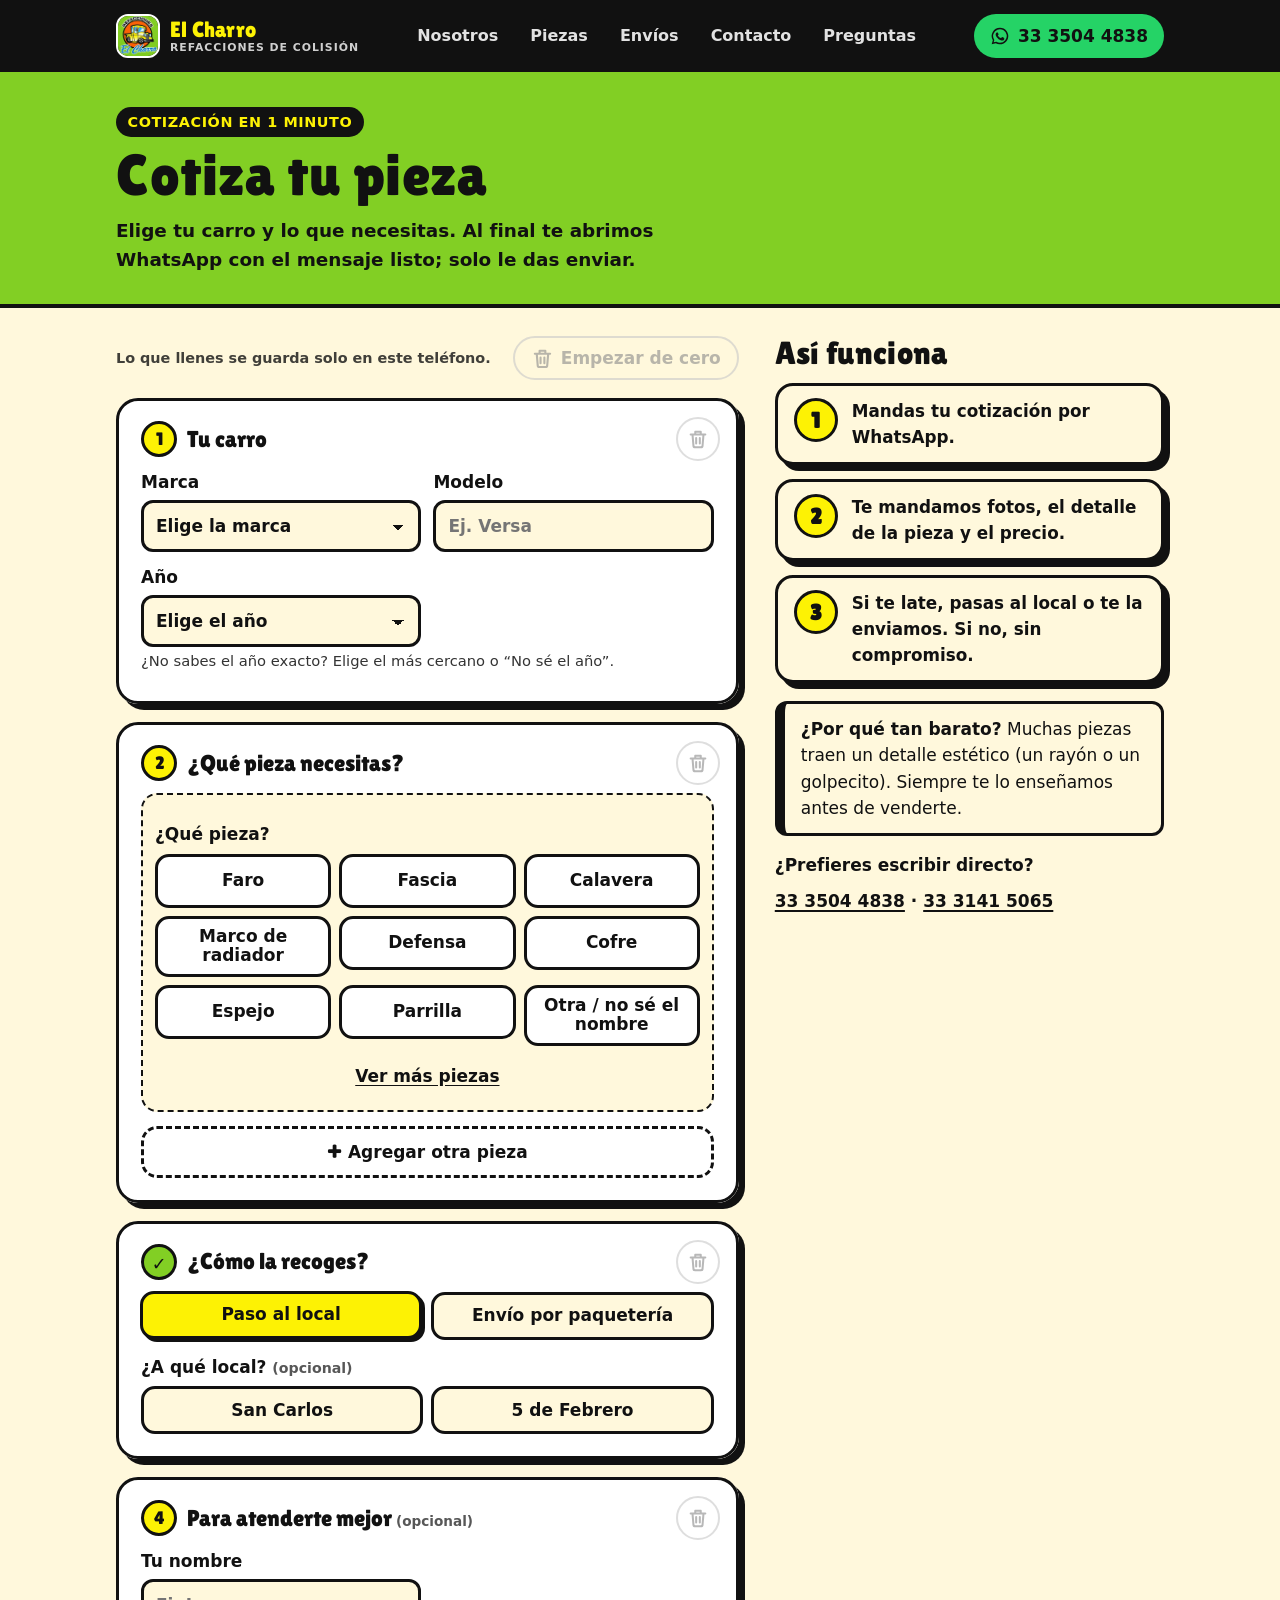
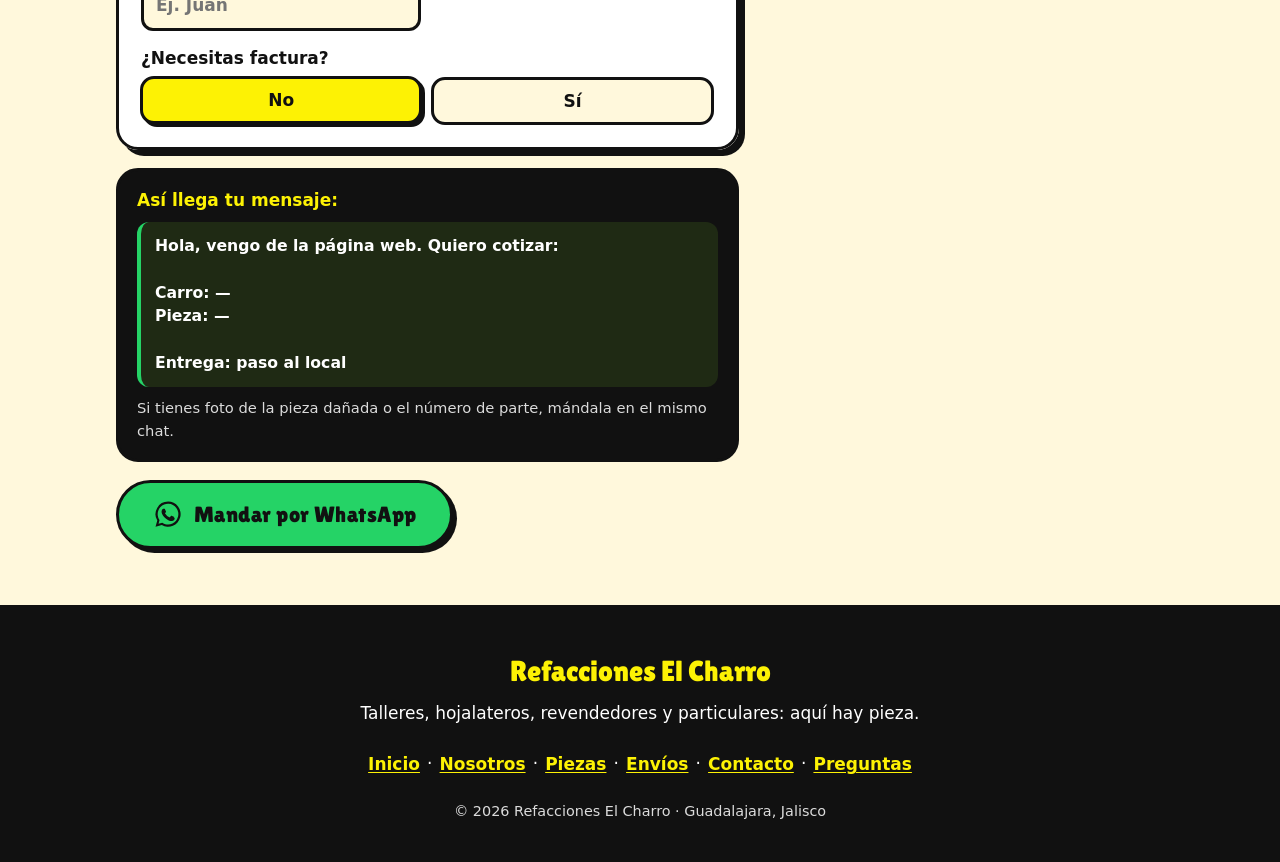
<file: cotizar/index.html>
<!doctype html>
<html lang="es-MX">
<head>
  <meta charset="utf-8">
  <meta name="viewport" content="width=device-width, initial-scale=1">
  <title>Cotiza tu refacción | Refacciones El Charro</title>
  <meta name="description" content="Cotiza faros, fascias, calaveras, defensas y más en un minuto. Elige tu carro y la pieza, y te abrimos WhatsApp con el mensaje listo. Guadalajara y envíos a todo México.">
  <meta name="theme-color" content="#82CF24">
  <link rel="canonical" href="https://eito-tv.github.io/refacciones-el-charro/cotizar/">

  <meta property="og:type" content="website">
  <meta property="og:locale" content="es_MX">
  <meta property="og:site_name" content="Refacciones El Charro">
  <meta property="og:title" content="Cotiza tu refacción · Refacciones El Charro">
  <meta property="og:description" content="Elige tu carro y la pieza, y te abrimos WhatsApp con el mensaje listo.">
  <meta property="og:url" content="https://eito-tv.github.io/refacciones-el-charro/cotizar/">
  <meta property="og:image" content="https://eito-tv.github.io/refacciones-el-charro/assets/og-image.jpg">
  <meta property="og:image:width" content="1200">
  <meta property="og:image:height" content="630">
  <meta name="twitter:card" content="summary_large_image">

  <link rel="icon" href="../favicon.ico" sizes="48x48">
  <link rel="apple-touch-icon" href="../assets/apple-touch-icon.png">
  <link rel="manifest" href="../site.webmanifest">
  <link rel="preload" as="font" type="font/woff2" href="../assets/lilita-one.woff2" crossorigin>
  <link rel="stylesheet" href="../styles.css?v=8">
  <script>document.documentElement.classList.add('js')</script>
  <script src="../script.js?v=8" defer></script>
  <script src="cotizar.js?v=8" defer></script>
  <!-- MARCADOR analítica: el mismo script que en la página de inicio -->
</head>
<body class="page-cotizar">
  <a class="skip" href="#contenido">Saltar al contenido</a>

  <!-- Íconos reutilizables -->
  <svg width="0" height="0" class="sr-only" aria-hidden="true" focusable="false">
    <symbol id="i-wa" viewBox="0 0 24 24"><path fill="currentColor" d="M12 2a10 10 0 0 0-8.6 15.1L2 22l5-1.3A10 10 0 1 0 12 2Zm0 18.2c-1.5 0-3-.4-4.3-1.2l-.3-.2-3 .8.8-2.9-.2-.3A8.2 8.2 0 1 1 12 20.2Zm4.5-6.1c-.2-.1-1.5-.7-1.7-.8-.2-.1-.4-.1-.6.1l-.8 1c-.1.2-.3.2-.5.1a6.7 6.7 0 0 1-3.3-2.9c-.3-.4.2-.4.7-1.3.1-.2 0-.3 0-.4l-.8-1.8c-.2-.5-.4-.4-.6-.4h-.5c-.2 0-.4.1-.7.3-.2.3-.9.9-.9 2.2s.9 2.5 1 2.7c.1.2 1.8 2.8 4.4 3.9 1.6.7 2.3.8 3.1.6.5-.1 1.5-.6 1.7-1.2.2-.6.2-1.1.2-1.2-.1-.1-.3-.2-.6-.3Z"/></symbol>
    <symbol id="i-ig" viewBox="0 0 24 24"><path fill="none" stroke="currentColor" stroke-width="2.2" d="M7 2.8h10A4.2 4.2 0 0 1 21.2 7v10a4.2 4.2 0 0 1-4.2 4.2H7A4.2 4.2 0 0 1 2.8 17V7A4.2 4.2 0 0 1 7 2.8Z"/><circle cx="12" cy="12" r="4.2" fill="none" stroke="currentColor" stroke-width="2.2"/><circle cx="17.4" cy="6.6" r="1.3" fill="currentColor"/></symbol>
    <symbol id="i-tt" viewBox="0 0 24 24"><path fill="currentColor" d="M16.6 2h-3.4v13.4a2.9 2.9 0 1 1-2.1-2.8V9.1a6.3 6.3 0 1 0 5.5 6.3V8.6a8 8 0 0 0 4.6 1.5V6.7a4.6 4.6 0 0 1-4.6-4.7Z"/></symbol>
    <symbol id="i-yt" viewBox="0 0 24 24"><path fill="currentColor" d="M22.5 7.2a2.8 2.8 0 0 0-2-2C18.7 4.7 12 4.7 12 4.7s-6.7 0-8.5.5a2.8 2.8 0 0 0-2 2C1 9 1 12 1 12s0 3 .5 4.8a2.8 2.8 0 0 0 2 2c1.8.5 8.5.5 8.5.5s6.7 0 8.5-.5a2.8 2.8 0 0 0 2-2C23 15 23 12 23 12s0-3-.5-4.8ZM9.8 15.3V8.7l5.7 3.3-5.7 3.3Z"/></symbol>
    <symbol id="i-fb" viewBox="0 0 24 24"><path fill="currentColor" d="M13.5 22v-8.2h2.8l.4-3.2h-3.2V8.5c0-.9.3-1.6 1.6-1.6h1.7V4.1a23 23 0 0 0-2.5-.1c-2.5 0-4.2 1.5-4.2 4.3v2.3H7.3v3.2h2.8V22h3.4Z"/></symbol>
    <symbol id="i-pin" viewBox="0 0 24 24"><path fill="currentColor" d="M12 2a7 7 0 0 0-7 7c0 5.2 7 13 7 13s7-7.8 7-13a7 7 0 0 0-7-7Zm0 9.5A2.5 2.5 0 1 1 12 6.5a2.5 2.5 0 0 1 0 5Z"/></symbol>
    <symbol id="i-check" viewBox="0 0 24 24"><path fill="none" stroke="currentColor" stroke-width="3.2" stroke-linecap="round" stroke-linejoin="round" d="m4.5 12.5 4.8 4.8L19.5 7"/></symbol>
    <symbol id="i-mail" viewBox="0 0 24 24"><path fill="none" stroke="currentColor" stroke-width="2.2" stroke-linejoin="round" d="M3 5.5h18v13H3Z"/><path fill="none" stroke="currentColor" stroke-width="2.2" stroke-linejoin="round" d="m3.5 6 8.5 7 8.5-7"/></symbol>
    <symbol id="i-clock" viewBox="0 0 24 24"><circle cx="12" cy="12" r="9" fill="none" stroke="currentColor" stroke-width="2.4"/><path fill="none" stroke="currentColor" stroke-width="2.4" stroke-linecap="round" d="M12 7v5.3l3.4 2.2"/></symbol>
    <symbol id="i-trash" viewBox="0 0 24 24"><path fill="none" stroke="currentColor" stroke-width="2.2" stroke-linecap="round" stroke-linejoin="round" d="M4 7h16M10 11v6M14 11v6M6 7l1 12a2 2 0 0 0 2 2h6a2 2 0 0 0 2-2l1-12M9 7V4h6v3"/></symbol>
    <symbol id="i-x" viewBox="0 0 24 24"><path fill="none" stroke="currentColor" stroke-width="3" stroke-linecap="round" d="M6 6l12 12M18 6 6 18"/></symbol>
  </svg>

  <header class="top" id="top">
    <div class="top__inner wrap">
      <a class="top__brand" href="../" aria-label="Refacciones El Charro, ir al inicio">
        <img src="../assets/logo-360.webp" width="44" height="44" alt="">
        <span class="top__name"><strong>El Charro</strong><small>Refacciones de colisión</small></span>
      </a>
      <nav class="top__nav" id="menu" aria-label="Secciones">
        <ul class="top__links">
          <li><a href="../#nosotros">Nosotros</a></li>
          <li><a href="../#piezas">Piezas</a></li>
          <li><a href="../#envios">Envíos</a></li>
          <li><a href="../#contacto">Contacto</a></li>
          <li><a href="../#preguntas">Preguntas</a></li>
        </ul>
        <div class="top__extra">
        <p class="top__extra-t">Síguenos</p>
          <ul class="social social--menu" aria-label="Nuestras redes (menú)">
            <li><a class="chip chip--fb" href="https://www.facebook.com/profile.php?id=61596676535445" target="_blank" rel="noopener" data-evento="red-facebook-menu"><svg class="ico" aria-hidden="true"><use href="#i-fb"/></svg>Facebook</a></li>
            <li><a class="chip chip--tt" href="https://www.tiktok.com/@refacciones_el_charro" target="_blank" rel="noopener" data-evento="red-tiktok-menu"><svg class="ico" aria-hidden="true"><use href="#i-tt"/></svg>TikTok</a></li>
            <li><a class="chip chip--ig" href="https://www.instagram.com/refacciones_el_charro/" target="_blank" rel="noopener" data-evento="red-instagram-menu"><svg class="ico" aria-hidden="true"><use href="#i-ig"/></svg>Instagram</a></li>
            <li><a class="chip chip--yt" href="https://www.youtube.com/@RefaccionesElcharro" target="_blank" rel="noopener" data-evento="red-youtube-menu"><svg class="ico" aria-hidden="true"><use href="#i-yt"/></svg>YouTube</a></li>
          </ul>
          <p class="top__extra-wa">WhatsApp: <a href="https://wa.me/523335044838?text=Hola%2C%20vengo%20de%20la%20p%C3%A1gina%20web." target="_blank" rel="noopener" data-evento="wa-menu">33 3504 4838</a> · <a href="https://wa.me/523331415065?text=Hola%2C%20vengo%20de%20la%20p%C3%A1gina%20web." target="_blank" rel="noopener" data-evento="wa-menu-2">33 3141 5065</a></p>
        </div>
      </nav>
      <a class="top__wa" href="https://wa.me/523335044838?text=Hola%2C%20vengo%20de%20la%20p%C3%A1gina%20web." target="_blank" rel="noopener" data-evento="wa-barra" aria-label="WhatsApp 33 3504 4838">
        <svg class="ico" aria-hidden="true"><use href="#i-wa"/></svg><span>33 3504 4838</span>
      </a>
      <button class="top__burger" type="button" aria-expanded="false" aria-controls="menu" aria-label="Abrir menú">
        <span></span><span></span><span></span>
      </button>
    </div>
  </header>

  <main id="contenido">
    <section class="qhero" aria-labelledby="t-cotiza">
      <div class="wrap">
        <p class="tag">Cotización en 1 minuto</p>
        <h1 id="t-cotiza">Cotiza tu pieza</h1>
        <p class="lead">Elige tu carro y lo que necesitas. Al final te abrimos WhatsApp con el mensaje listo; solo le das enviar.</p>
      </div>
    </section>

    <section class="sec sec--cream qsec" aria-label="Formulario de cotización">
      <div class="wrap qwrap">
        <noscript>
          <p class="note">Para usar el cotizador activa JavaScript, o escríbenos directo por <a href="https://wa.me/523335044838">WhatsApp al 33 3504 4838</a>.</p>
        </noscript>

        <form class="qform" id="qform" novalidate>
          <div class="qtools">
            <p class="qtools__note">Lo que llenes se guarda solo en este teléfono.</p>
            <button type="button" class="qtools__clear" data-borrar="todo" disabled>
              <svg class="ico" aria-hidden="true"><use href="#i-trash"/></svg> Empezar de cero
            </button>
          </div>
          <!-- 1. Carro -->
          <fieldset class="qstep">
            <legend><span class="qstep__n" aria-hidden="true">1</span> Tu carro</legend>
            <button type="button" class="qstep__clear" data-borrar="carro" aria-label="Borrar los datos de tu carro" title="Borrar los datos de tu carro" disabled><svg class="ico" aria-hidden="true"><use href="#i-trash"/></svg></button>
            <div class="qgrid">
              <label class="field">
                <span>Marca</span>
                <select id="marca" name="marca" required aria-describedby="err-marca"></select>
              </label>
              <label class="field" id="wrap-marca-txt" hidden>
                <span>Escribe la marca</span>
                <input id="marca-txt" name="marca_txt" type="text" autocomplete="off" placeholder="Ej. Foton" maxlength="40">
              </label>
              <label class="field" id="wrap-modelo-sel" hidden>
                <span>Modelo</span>
                <select id="modelo-sel" name="modelo_sel"></select>
              </label>
              <label class="field" id="wrap-modelo-txt">
                <span>Modelo</span>
                <input id="modelo-txt" name="modelo_txt" type="text" autocomplete="off" placeholder="Ej. Versa" maxlength="40">
              </label>
              <label class="field">
                <span>Año</span>
                <select id="anio" name="anio"></select>
              </label>
            </div>
            <p class="q-help">¿No sabes el año exacto? Elige el más cercano o “No sé el año”.</p>
            <p class="qerr" id="err-carro" role="alert" hidden></p>
          </fieldset>

          <!-- 2. Piezas -->
          <fieldset class="qstep">
            <legend><span class="qstep__n" aria-hidden="true">2</span> ¿Qué pieza necesitas?</legend>
            <button type="button" class="qstep__clear" data-borrar="piezas" aria-label="Borrar las piezas" title="Borrar las piezas" disabled><svg class="ico" aria-hidden="true"><use href="#i-trash"/></svg></button>
            <ol class="qitems" id="qitems"></ol>
            <button type="button" class="qadd" id="qadd"><span aria-hidden="true">+</span> Agregar otra pieza</button>
            <p class="qerr" id="err-piezas" role="alert" hidden></p>
          </fieldset>

          <!-- 3. Entrega -->
          <fieldset class="qstep">
            <legend><span class="qstep__n" aria-hidden="true">3</span> ¿Cómo la recoges?</legend>
            <button type="button" class="qstep__clear" data-borrar="entrega" aria-label="Borrar los datos de entrega" title="Borrar los datos de entrega" disabled><svg class="ico" aria-hidden="true"><use href="#i-trash"/></svg></button>
            <div class="seg seg--2" role="radiogroup" aria-label="Entrega">
              <label><input type="radio" name="entrega" value="local" checked><span>Paso al local</span></label>
              <label><input type="radio" name="entrega" value="envio"><span>Envío por paquetería</span></label>
            </div>

            <div class="qsub" id="wrap-local">
              <p class="q-label">¿A qué local? <small>(opcional)</small></p>
              <div class="seg" role="radiogroup" aria-label="Local">
                <label><input type="radio" name="local" value="San Carlos"><span>San Carlos</span></label>
                <label><input type="radio" name="local" value="5 de Febrero"><span>5 de Febrero</span></label>
              </div>
            </div>

            <div class="qsub" id="wrap-envio" hidden>
              <p class="q-help">Con estos datos sacamos la guía con cualquier paquetería.</p>
              <p class="q-label">¿Dónde la recibes?</p>
              <div class="seg" role="radiogroup" aria-label="Dónde la recibes">
                <label><input type="radio" name="recibe" value="domicilio" checked><span>En mi domicilio</span></label>
                <label><input type="radio" name="recibe" value="ocurre"><span>En sucursal (ocurre)</span></label>
              </div>
              <p class="q-help" id="help-ocurre" hidden>Ocurre: la paquetería guarda la caja en su sucursal y tú pasas por ella con tu identificación. A veces sale más barato.</p>
              <div class="qgrid">
                <label class="field field--wide">
                  <span>Nombre completo de quien recibe</span>
                  <input id="e-nombre" type="text" autocomplete="name" maxlength="70" placeholder="Ej. Juan Pérez López">
                </label>
                <label class="field">
                  <span>Teléfono de quien recibe</span>
                  <input id="e-tel" type="tel" inputmode="numeric" autocomplete="tel-national" maxlength="14" placeholder="10 dígitos">
                </label>
                <label class="field">
                  <span>Código postal</span>
                  <input id="e-cp" type="text" inputmode="numeric" autocomplete="postal-code" maxlength="5" placeholder="Ej. 64000">
                </label>
                <label class="field">
                  <span>Estado</span>
                  <select id="e-estado" autocomplete="address-level1"></select>
                </label>
                <label class="field">
                  <span>Ciudad o municipio</span>
                  <input id="e-ciudad" type="text" autocomplete="address-level2" maxlength="60" placeholder="Ej. Monterrey">
                </label>
                <label class="field field--wide q-dom">
                  <span>Calle y número</span>
                  <input id="e-calle" type="text" autocomplete="address-line1" maxlength="90" placeholder="Ej. Av. Juárez 123, int. 4">
                </label>
                <label class="field q-dom">
                  <span>Colonia</span>
                  <input id="e-colonia" type="text" autocomplete="address-line2" maxlength="60" placeholder="Ej. Centro">
                </label>
                <label class="field q-dom">
                  <span>Referencias <small>(opcional)</small></span>
                  <input id="e-ref" type="text" autocomplete="off" maxlength="120" placeholder="Ej. entre Hidalgo y Morelos, portón negro">
                </label>
                <label class="field">
                  <span>Paquetería <small>(opcional)</small></span>
                  <select id="e-paq"></select>
                </label>
                <label class="field" id="wrap-paq-otra" hidden>
                  <span>¿Cuál paquetería?</span>
                  <input id="e-paq-otra" type="text" autocomplete="off" maxlength="40" placeholder="Ej. Estafeta">
                </label>
              </div>
              <p class="q-label">¿Tienes convenio o número de cliente con la paquetería?</p>
              <div class="seg seg--2" role="radiogroup" aria-label="Convenio con paquetería">
                <label><input type="radio" name="convenio" value="no" checked><span>No</span></label>
                <label><input type="radio" name="convenio" value="si"><span>Sí</span></label>
              </div>
              <div class="qgrid" id="wrap-convenio" hidden>
                <label class="field">
                  <span>Número de convenio o cliente</span>
                  <input id="e-convenio" type="text" autocomplete="off" maxlength="40" placeholder="Ej. 123456">
                </label>
              </div>
            </div>
            <p class="qerr" id="err-envio" role="alert" hidden></p>
          </fieldset>

          <!-- 4. Extras -->
          <fieldset class="qstep">
            <legend><span class="qstep__n" aria-hidden="true">4</span><span>Para atenderte mejor <small>(opcional)</small></span></legend>
            <button type="button" class="qstep__clear" data-borrar="extras" aria-label="Borrar tu nombre y la factura" title="Borrar tu nombre y la factura" disabled><svg class="ico" aria-hidden="true"><use href="#i-trash"/></svg></button>
            <div class="qgrid">
              <label class="field">
                <span>Tu nombre</span>
                <input id="nombre" name="nombre" type="text" autocomplete="given-name" placeholder="Ej. Juan" maxlength="40">
              </label>
            </div>
            <p class="q-label">¿Necesitas factura?</p>
            <div class="seg seg--2" role="radiogroup" aria-label="Factura">
              <label><input type="radio" name="factura" value="no" checked><span>No</span></label>
              <label><input type="radio" name="factura" value="si"><span>Sí</span></label>
            </div>
            <p class="q-help" id="help-factura" hidden>Después de enviar el mensaje, manda tu constancia de situación fiscal en el mismo chat.</p>
          </fieldset>

          <!-- Vista previa -->
          <div class="qpreview" aria-live="polite">
            <p class="qpreview__t">Así llega tu mensaje:</p>
            <pre id="preview"></pre>
            <p class="qpreview__tip">Si tienes foto de la pieza dañada o el número de parte, mándala en el mismo chat.</p>
          </div>

          <div class="qdone" id="qdone" hidden tabindex="-1">
            <p class="qdone__t"><span aria-hidden="true">✓</span> ¡Listo! Abrimos WhatsApp con tu cotización.</p>
            <p>Solo falta darle <strong>enviar</strong> en el chat. ¿No se abrió? <a id="qdone-link" href="#" target="_blank" rel="noopener">Ábrelo aquí</a>.</p>
            <button type="button" class="btn btn--white" id="qnew">Hacer otra cotización</button>
          </div>

          <div class="qsend">
            <button class="btn btn--wa btn--xl qsend__btn" type="submit" data-evento="wa-cotizador">
              <svg class="ico" aria-hidden="true"><use href="#i-wa"/></svg> Mandar por WhatsApp
            </button>
          </div>
        </form>

        <aside class="qinfo" aria-labelledby="t-asi">
          <h2 id="t-asi">Así funciona</h2>
          <ol class="steps">
            <li class="step"><span class="step__n" aria-hidden="true">1</span><span>Mandas tu cotización por WhatsApp.</span></li>
            <li class="step"><span class="step__n" aria-hidden="true">2</span><span>Te mandamos fotos, el detalle de la pieza y el precio.</span></li>
            <li class="step"><span class="step__n" aria-hidden="true">3</span><span>Si te late, pasas al local o te la enviamos. Si no, sin compromiso.</span></li>
          </ol>
          <p class="note"><strong>¿Por qué tan barato?</strong> Muchas piezas traen un detalle estético (un rayón o un golpecito). Siempre te lo enseñamos antes de venderte.</p>
          <p class="qinfo__alt">¿Prefieres escribir directo? <a href="https://wa.me/523335044838?text=Hola%2C%20vengo%20de%20la%20p%C3%A1gina%20web." target="_blank" rel="noopener" data-evento="wa-directo-cotizar">33 3504 4838</a> · <a href="https://wa.me/523331415065?text=Hola%2C%20vengo%20de%20la%20p%C3%A1gina%20web." target="_blank" rel="noopener" data-evento="wa-directo-cotizar-2">33 3141 5065</a></p>
        </aside>
      </div>
    </section>
  </main>

  <footer class="foot">
    <div class="wrap">
      <p class="foot__brand">Refacciones El Charro</p>
      <p>Talleres, hojalateros, revendedores y particulares: aquí hay pieza.</p>
      <nav class="foot__nav" aria-label="Secciones (pie de página)">
        <a href="../">Inicio</a> · <a href="../#nosotros">Nosotros</a> · <a href="../#piezas">Piezas</a> · <a href="../#envios">Envíos</a> · <a href="../#contacto">Contacto</a> · <a href="../#preguntas">Preguntas</a>
      </nav>
      <p class="small">© <span id="year">2026</span> Refacciones El Charro · Guadalajara, Jalisco</p>
    </div>
  </footer>

  <div class="qtoast" id="qtoast" role="status" hidden>
    <span id="qtoast-t"></span>
    <button type="button" id="qundo">Deshacer</button>
  </div>

  <template id="tpl-item">
    <li class="qitem">
      <div class="qitem__head">
        <span class="qitem__n"></span>
        <button type="button" class="qitem__del"><svg class="ico" aria-hidden="true"><use href="#i-x"/></svg><span>Quitar</span></button>
      </div>
      <div class="q-pick">
        <p class="q-label">¿Qué pieza?</p>
        <div class="tiles q-tiles" role="radiogroup" aria-label="Pieza"></div>
        <button type="button" class="q-more" aria-expanded="false">Ver más piezas</button>
      </div>
      <div class="q-chosen" hidden>
        <span class="q-chosen__ico" aria-hidden="true">✓</span>
        <span class="q-chosen__name"></span>
        <button type="button" class="q-change">Cambiar</button>
      </div>
      <label class="field q-wrap-otra" hidden>
        <span>Descríbela</span>
        <input class="q-otra" type="text" autocomplete="off" placeholder="Ej. la guía de la fascia, el soporte del faro…" maxlength="80">
        <small class="q-help">Si no sabes el nombre, descríbela como puedas y manda foto en el chat.</small>
      </label>
      <div class="q-wrap-pos" hidden>
        <p class="q-label">¿Delantera o trasera?</p>
        <div class="seg q-pos" role="radiogroup" aria-label="Delantera o trasera"></div>
      </div>
      <div class="q-wrap-lado" hidden>
        <p class="q-label">¿De qué lado?</p>
        <p class="q-help">Viéndolo sentado al volante: <strong>piloto</strong> es tu lado (izquierdo) y <strong>copiloto</strong> el del acompañante (derecho).</p>
        <div class="seg q-lado" role="radiogroup" aria-label="Lado"></div>
      </div>
      <div class="q-wrap-det" hidden>
        <div class="q-det-box">
          <p class="q-label q-det-t"></p>
          <p class="q-help">Elige las que apliquen. Si no sabes, déjalo así.</p>
          <div class="checks q-det" role="group"></div>
        </div>
        <label class="field q-nota-wrap">
          <span class="q-nota-t">¿Algún otro detalle? <small>(opcional)</small></span>
          <input class="q-nota" type="text" autocomplete="off" maxlength="100">
        </label>
      </div>
    </li>
  </template>
</body>
</html>
</file>
<file: styles.css>
/* Refacciones El Charro · página informativa
   Colores tomados del logo (assets/logo.png). */
@font-face {
  font-family: "Lilita One";
  src: url("assets/lilita-one.woff2") format("woff2");
  font-weight: 400;
  font-style: normal;
  font-display: swap;
}

:root {
  --green: #82cf24;
  --orange: #fd650a;
  --yellow: #fdf204;
  --blue: #0073c2;
  --wa: #25d366;
  --ink: #111;
  --cream: #fff8dc;
  --white: #fff;
  --line: 3px solid var(--ink);
  --shadow: 6px 6px 0 var(--ink);
  --shadow-sm: 4px 4px 0 var(--ink);
  --r: 18px;
  --top-h: 64px;
  --display: "Lilita One", "Arial Black", "Arial Rounded MT Bold", Impact, sans-serif;
  --text: system-ui, -apple-system, "Segoe UI", Roboto, "Helvetica Neue", Arial, sans-serif;
  color-scheme: light;
}

*, *::before, *::after { box-sizing: border-box; }
html { -webkit-text-size-adjust: 100%; scroll-padding-top: calc(var(--top-h) + 12px); }
body {
  margin: 0;
  font-family: var(--text);
  font-size: 1.0625rem;
  line-height: 1.55;
  color: var(--ink);
  background: var(--cream);
  overflow-x: hidden;
  overflow-x: clip; /* no crea contenedor de scroll: el menú fijo funciona mejor en celular */
}
img, svg { display: block; max-width: 100%; }
h1, h2, h3 { font-family: var(--display); font-weight: 400; line-height: 1.05; margin: 0 0 .4em; letter-spacing: .01em; }
p { margin: 0 0 1em; }
a { color: inherit; }
ul, ol { margin: 0; padding: 0; list-style: none; }
address { font-style: normal; }

.wrap { width: 100%; max-width: 1080px; margin: 0 auto; padding: 0 16px; }
.narrow { max-width: 760px; }
.narrow-text { max-width: 62ch; }
.sr-only { position: absolute !important; width: 1px; height: 1px; overflow: hidden; clip: rect(0 0 0 0); white-space: nowrap; }
.skip { position: absolute; left: 12px; top: -60px; z-index: 60; background: var(--yellow); border: var(--line); border-radius: 12px; padding: 10px 14px; font-weight: 700; }
.skip:focus { top: 12px; }

:focus-visible { outline: 4px solid var(--blue); outline-offset: 3px; border-radius: 6px; }
.sec--blue :focus-visible, .foot :focus-visible, .top :focus-visible, .brands :focus-visible { outline-color: var(--yellow); }

.ico { width: 1.35em; height: 1.35em; flex: none; }

/* ---------- Botones ---------- */
.btn {
  display: inline-flex; align-items: center; justify-content: center; gap: .5em;
  min-height: 52px; padding: .7em 1.3em;
  font-family: var(--display); font-size: 1.2rem; letter-spacing: .02em;
  text-decoration: none; color: var(--ink); cursor: pointer;
  border: var(--line); border-radius: 999px;
  box-shadow: var(--shadow-sm);
  transition: transform .18s cubic-bezier(.34, 1.56, .64, 1);
  -webkit-tap-highlight-color: transparent;
}
.btn--xl { font-size: 1.4rem; min-height: 60px; padding: .75em 1.5em; }
.btn--wa { background: var(--yellow); }
.btn--white { background: var(--white); }
.btn:hover { transform: translate(-2px, -3px) rotate(-1.5deg); }
.btn:active { transform: translate(2px, 2px) scale(.97); }

.chip {
  display: inline-flex; align-items: center; gap: .45em;
  min-height: 44px; padding: .45em .95em;
  background: var(--white); color: var(--ink); border: var(--line); border-radius: 999px;
  box-shadow: 3px 3px 0 var(--yellow);
  font-weight: 700; text-decoration: none;
  transition: transform .18s cubic-bezier(.34, 1.56, .64, 1);
}
.chip:hover { transform: translateY(-3px) rotate(2deg); }
.chip:active { transform: translate(2px, 2px); }

/* ---------- Barra superior: ver bloque «Barra de navegación» al final ---------- */

/* ---------- Inicio ---------- */
.hero {
  background: var(--green);
  border-bottom: 4px solid var(--ink);
  padding: 24px 0 28px;
  overflow: hidden;
}
.hero__inner { display: grid; justify-items: center; text-align: center; gap: 8px; }
.hero__logo img { width: min(56vw, 240px); height: auto; border: var(--line); border-radius: 26px; box-shadow: var(--shadow); }
.tag {
  display: inline-block; margin: .3em 0 .6em;
  background: var(--ink); color: var(--yellow);
  padding: .25em .8em; border-radius: 999px;
  font-weight: 700; font-size: .9rem; letter-spacing: .04em; text-transform: uppercase;
}
.hero h1 { font-size: clamp(2.1rem, 9vw, 3.6rem); }
.hl {
  display: inline-block; margin-top: .12em;
  background: var(--orange); color: var(--ink);
  border: var(--line); border-radius: 14px; padding: 0 .3em .05em;
  box-shadow: var(--shadow-sm); transform: rotate(-1.5deg);
}
.lead { font-size: 1.15rem; font-weight: 600; max-width: 34ch; margin: .6em auto 1.2em; }
.alt-wa { margin: 12px 0 0; font-weight: 600; }
.alt-wa a { display: inline-flex; align-items: center; min-height: 44px; font-weight: 800; text-underline-offset: 3px; text-decoration-thickness: 2px; white-space: nowrap; }

.follow { margin-top: 18px; }
.follow__t { margin: 0 0 8px; font-weight: 800; font-size: .95rem; text-transform: uppercase; letter-spacing: .05em; }
.social--hero { margin: 0; }
.social--hero .chip { box-shadow: 3px 3px 0 var(--ink); }

.trust { display: grid; grid-template-columns: 1fr 1fr; gap: 10px; margin-top: 22px; }
.trust li {
  display: flex; align-items: center; gap: .45em;
  background: var(--white); border: var(--line); border-radius: 14px; box-shadow: var(--shadow-sm);
  padding: .5em .7em; font-weight: 800; font-size: .95rem; line-height: 1.2;
}
.trust .ico { color: var(--green); background: var(--ink); border-radius: 50%; padding: 3px; width: 1.5em; height: 1.5em; }

/* ---------- Secciones ---------- */
.sec { padding: 56px 0; border-bottom: 4px solid var(--ink); }
.sec h2 { font-size: clamp(2rem, 8vw, 3rem); }
.sub { font-size: 1.1rem; font-weight: 600; }
.big { font-size: 1.15rem; }
.sec--cream { background: var(--cream); }
.sec--white { background: var(--white); padding-bottom: 0; }
.sec--orange { background: var(--orange); }
.sec--yellow { background: var(--yellow); }
.sec--green { background: var(--green); }
.sec--blue { background: var(--blue); color: var(--white); }
.h3-big { font-size: 1.8rem; margin-top: 1.4em; }

/* Quiénes somos */
.about { display: grid; gap: 24px; }
.stats { display: grid; grid-template-columns: 1fr 1fr; gap: 14px; align-content: start; }
.stat {
  display: grid; background: var(--white); border: var(--line); border-radius: var(--r);
  box-shadow: var(--shadow); padding: 14px 16px;
}
.stat:nth-child(1) { background: var(--yellow); }
.stat:nth-child(4) { background: var(--green); }
.stat__n { font-family: var(--display); font-size: 2.6rem; line-height: 1; }
.stat__t { font-weight: 700; line-height: 1.25; }
.gallery { display: grid; gap: 16px; margin-top: 28px; }
.gallery figure { margin: 0; background: var(--white); border: var(--line); border-radius: var(--r); box-shadow: var(--shadow); overflow: hidden; }
.gallery img { width: 100%; height: auto; aspect-ratio: 3 / 2; object-fit: cover; border-bottom: var(--line); }
.gallery figcaption { padding: 8px 12px; font-weight: 700; }

/* Qué vendemos */
.cards { display: grid; grid-template-columns: 1fr 1fr; gap: 16px; margin: 24px 0; }
.card {
  background: var(--cream); border: var(--line); border-radius: var(--r);
  box-shadow: var(--shadow); padding: 16px 14px;
}
.card .pic { width: 72px; height: auto; margin-bottom: 10px; }
.card h3 { font-size: 1.35rem; margin-bottom: .2em; }
.card p { margin: 0; font-size: .95rem; }
.also { font-size: 1.05rem; margin: 0 0 .5em; }
.tags { display: flex; flex-wrap: wrap; gap: 8px; }
.tags li {
  background: var(--white); border: 2px solid var(--ink); border-radius: 999px;
  padding: .25em .8em; font-weight: 700; font-size: .95rem;
}
.tags--big li { font-family: var(--display); font-weight: 400; font-size: 1.25rem; border-width: 3px; box-shadow: var(--shadow-sm); padding: .3em .9em; }
.tags--dark li { background: var(--ink); color: var(--white); border-color: var(--white); }
.note {
  margin: 22px 0 0; max-width: 62ch;
  background: var(--cream); border: var(--line); border-left-width: 10px; border-radius: 12px;
  padding: 12px 16px;
}

.brands { margin-top: 36px; background: var(--ink); color: var(--white); padding: 18px 0 20px; }
.brands__title { text-align: center; font-weight: 700; margin: 0 0 10px; color: var(--yellow); }
.marquee { display: flex; overflow: hidden; contain: content; }
.marquee.is-paused .marquee__track { animation-play-state: paused; }
.marquee__track { display: flex; flex: none; gap: 12px; padding-right: 12px; animation: slide 32s linear infinite; will-change: transform; }
.marquee__track li {
  font-family: var(--display); font-size: 1.35rem;
  background: var(--white); color: var(--ink);
  border: 3px solid var(--white); border-radius: 12px;
  padding: .15em .7em; white-space: nowrap;
}
.marquee__track li:nth-child(3n+1) { background: var(--yellow); border-color: var(--yellow); }
.marquee__track li:nth-child(3n+2) { background: var(--orange); border-color: var(--orange); }
@keyframes slide { to { transform: translateX(-100%); } }

/* Cómo trabajamos */
.kinds { display: grid; gap: 16px; margin-top: 24px; }
.kind { background: var(--white); border: var(--line); border-radius: var(--r); box-shadow: var(--shadow); padding: 18px; }
.kind--alt { background: var(--cream); }
.kind h3 { font-size: 1.6rem; }
.kind p:last-child { margin: 0; }
.kind__tag {
  display: inline-block; margin: 0 0 .5em; background: var(--ink); color: var(--yellow);
  border-radius: 999px; padding: .15em .7em; font-size: .85rem; font-weight: 800; text-transform: uppercase; letter-spacing: .04em;
}
.steps { display: grid; gap: 14px; margin-top: 12px; }
.step {
  display: flex; align-items: center; gap: 14px;
  background: var(--cream); border: var(--line); border-radius: var(--r);
  box-shadow: var(--shadow); padding: 12px 16px; font-weight: 700; font-size: 1.05rem; color: var(--ink);
}
.step__n {
  flex: none; display: grid; place-items: center; width: 44px; height: 44px;
  background: var(--yellow); border: var(--line); border-radius: 50%;
  font-family: var(--display); font-size: 1.4rem;
}

.quote {
  margin-top: 32px; background: var(--white); border: var(--line); border-radius: 24px;
  box-shadow: var(--shadow); padding: 20px 18px 22px;
}
.quote h3 { font-size: 1.8rem; }
.quote__sub { font-weight: 600; }
.quote__grid { display: grid; gap: 12px; margin-bottom: 16px; }
.field { display: grid; gap: 4px; font-weight: 800; }
.field input, .field select {
  width: 100%; min-height: 50px; padding: 10px 12px;
  font: inherit; font-weight: 600; color: var(--ink); background: var(--cream);
  border: var(--line); border-radius: 12px; appearance: none; -webkit-appearance: none;
}
.field select {
  background-image: linear-gradient(45deg, transparent 50%, var(--ink) 50%), linear-gradient(135deg, var(--ink) 50%, transparent 50%);
  background-position: calc(100% - 20px) 55%, calc(100% - 14px) 55%;
  background-size: 6px 6px; background-repeat: no-repeat; padding-right: 36px;
}
.field input:focus-visible, .field select:focus-visible { outline-offset: 1px; }
.field input[aria-invalid="true"], .field select[aria-invalid="true"] { border-color: #c4161c; background: #ffe9e6; }
.quote__err { color: #a3080e; font-weight: 800; }

/* Pagos */
.pay { display: grid; gap: 8px; align-items: center; }
.pay .big { margin-bottom: .6em; }

/* Envíos */
.ship { display: grid; gap: 20px; justify-items: start; }
.truck { width: 150px; height: auto; }
.ship__t { font-weight: 800; margin: 6px 0 8px; }
.steps--ship { margin: 24px 0; }
.sec--blue .btn { margin-top: 4px; }

/* Contacto */
.places { display: grid; gap: 18px; margin: 24px 0; }
.place { background: var(--white); border: var(--line); border-radius: var(--r); box-shadow: var(--shadow); padding: 20px; }
.place h3 { font-size: 1.6rem; }
.place address { margin-bottom: 16px; font-size: 1.05rem; }
.contact { display: grid; gap: 18px; }
.hours, .reach { border: var(--line); border-radius: var(--r); box-shadow: var(--shadow); padding: 16px 20px; font-size: 1.05rem; }
.hours { background: var(--yellow); }
.reach { background: var(--cream); }
.box__t { display: flex; align-items: center; gap: .4em; font-family: var(--display); font-size: 1.5rem; margin: 0 0 .3em; }
.hours li + li, .reach li + li { margin-top: .35em; }
.reach a { font-weight: 800; text-underline-offset: 3px; text-decoration-thickness: 2px; overflow-wrap: anywhere; display: inline-flex; align-items: center; min-height: 44px; }

/* Preguntas */
.faq { display: grid; gap: 12px; margin-top: 20px; }
.faq details { background: var(--white); border: var(--line); border-radius: 16px; box-shadow: var(--shadow-sm); }
.faq summary {
  display: flex; align-items: center; justify-content: space-between; gap: 12px;
  min-height: 56px; padding: 12px 16px; cursor: pointer; list-style: none;
  font-weight: 800; font-size: 1.08rem;
}
.faq summary::-webkit-details-marker { display: none; }
.faq summary::after {
  content: "+"; flex: none; display: grid; place-items: center; width: 34px; height: 34px;
  background: var(--yellow); border: 3px solid var(--ink); border-radius: 50%;
  font-family: var(--display); font-size: 1.4rem; line-height: 1;
  transition: transform .2s ease;
}
.faq details[open] summary::after { transform: rotate(45deg); }
.faq details p { margin: 0; padding: 0 16px 16px; }
.faq__more { margin: 20px 0 0; font-weight: 700; }
.faq__more a { display: inline-block; padding: .55em 0; font-weight: 800; text-underline-offset: 3px; text-decoration-thickness: 2px; }

/* ---------- Pie ---------- */
.foot { background: var(--ink); color: var(--white); padding: 40px 0 110px; text-align: center; }
.foot__brand { font-family: var(--display); font-size: 1.8rem; color: var(--yellow); margin-bottom: .2em; }
.social { display: flex; flex-wrap: wrap; justify-content: center; gap: 10px; margin: 18px 0 20px; }
.foot__nav { margin: 0 0 16px; line-height: 2.4; }
.foot__nav a { color: var(--yellow); font-weight: 700; text-underline-offset: 3px; padding: .5em .1em; }
.small { font-size: .9rem; opacity: .85; margin: 0; }

/* ---------- Botón flotante (celular) ---------- */
.fab {
  position: fixed; right: 16px; bottom: 16px; z-index: 40;
  display: grid; place-items: center; width: 64px; height: 64px;
  background: var(--wa); color: var(--ink);
  border: var(--line); border-radius: 50%; box-shadow: var(--shadow-sm);
  transition: transform .18s cubic-bezier(.34, 1.56, .64, 1);
}
.fab .ico { width: 34px; height: 34px; }
.fab:hover { transform: scale(1.08) rotate(-6deg); }
.fab:active { transform: scale(.94); }

/* ---------- Animaciones (solo transform y opacity) ---------- */
@keyframes pop { from { transform: scale(.82) rotate(-6deg); } 60% { transform: scale(1.04) rotate(1deg); } to { transform: none; } }
@keyframes rise { from { opacity: 0; transform: translateY(18px); } to { opacity: 1; transform: none; } }
@keyframes fab-in { from { opacity: 0; transform: scale(.4); } to { opacity: 1; transform: none; } }

.hero__logo img { animation: pop .7s cubic-bezier(.34, 1.56, .64, 1) both; }
.hero__copy > * { animation: rise .55s ease-out both; }
.hero__copy > :nth-child(1) { animation-delay: .15s; }
.hero__copy > :nth-child(2) { animation-delay: .22s; }
.hero__copy > :nth-child(3) { animation-delay: .3s; }
.hero__copy > :nth-child(4) { animation-delay: .38s; }
.hero__copy > :nth-child(5) { animation-delay: .46s; }
.hero__copy > :nth-child(6) { animation-delay: .54s; }
.fab { animation: fab-in .4s .8s cubic-bezier(.34, 1.56, .64, 1) both; }

.js .reveal { opacity: 0; transform: translate3d(0, 16px, 0); transition: opacity .45s ease-out, transform .45s cubic-bezier(.22, 1, .36, 1); }
.js .reveal.is-in { opacity: 1; transform: none; }
.js .cards .reveal:nth-child(2), .js .places .reveal:nth-child(2), .js .steps .reveal:nth-child(2), .js .stats .reveal:nth-child(2) { transition-delay: .06s; }
.js .cards .reveal:nth-child(3), .js .steps .reveal:nth-child(3), .js .stats .reveal:nth-child(3) { transition-delay: .12s; }
.js .cards .reveal:nth-child(4), .js .stats .reveal:nth-child(4) { transition-delay: .18s; }

/* ---------- Pantallas grandes ---------- */
@media (min-width: 768px) {
  .fab { display: none; }
  .foot { padding-bottom: 40px; }
  .trust { grid-template-columns: repeat(4, 1fr); }
  .cards { grid-template-columns: repeat(4, 1fr); gap: 20px; }
  .stats { grid-template-columns: 1fr 1fr; }
  .gallery { grid-template-columns: repeat(3, 1fr); }
  .kinds { grid-template-columns: 1fr 1fr; }
  .steps:not(.steps--ship), .steps--ship { grid-template-columns: repeat(3, 1fr); }
  .step { align-items: flex-start; }
  .quote { padding: 28px 28px 30px; }
  .quote__grid { grid-template-columns: 1fr 1fr; }
  .field--wide { grid-column: 1 / -1; }
  .pay { grid-template-columns: 1fr auto; }
  .places, .contact { grid-template-columns: 1fr 1fr; }
  .ship { grid-template-columns: auto 1fr; align-items: center; gap: 36px; }
  .truck { width: 200px; }
}
@media (min-width: 900px) {
  .hero { padding: 48px 0 40px; }
  .hero__inner { grid-template-columns: 380px 1fr; text-align: left; justify-items: start; align-items: center; gap: 40px; }
  .hero__logo img { width: 380px; }
  .lead { margin-left: 0; }
  .social--hero { justify-content: flex-start; }
  .about { grid-template-columns: 1.4fr 1fr; gap: 40px; align-items: start; }
  .quote__grid { grid-template-columns: 1.3fr 1fr 1.3fr .7fr; }
}

@media (prefers-reduced-motion: no-preference) {
  html { scroll-behavior: smooth; }
}
@media (prefers-reduced-motion: reduce) {
  *, *::before, *::after { animation: none !important; transition: none !important; }
  .js .reveal { opacity: 1; transform: none; }
  .marquee { flex-wrap: wrap; justify-content: center; padding: 0 16px; }
  .marquee__track { flex-wrap: wrap; justify-content: center; flex: 1 1 auto; gap: 8px; padding: 0; }
  .marquee__track[aria-hidden="true"] { display: none; }
}

/* =========================================================
   Página de cotización (/cotizar/)
   ========================================================= */
.page-cotizar .fab { display: none; }

.qhero { background: var(--green); border-bottom: 4px solid var(--ink); padding: 28px 0 30px; }
.qhero h1 { font-size: clamp(2.3rem, 10vw, 3.6rem); margin-bottom: .2em; }
.qhero .lead { margin: 0; max-width: 46ch; text-align: left; }
.qsec { padding-top: 28px; }
.qwrap { display: grid; gap: 28px; align-items: start; }

.qform { display: grid; gap: 18px; }
.qstep {
  margin: 0; min-width: 0; background: var(--white); border: var(--line); border-radius: 22px;
  box-shadow: var(--shadow); padding: 16px 16px 18px;
}
.qstep legend {
  display: flex; align-items: center; gap: 10px; float: left; width: 100%; margin: 0 0 12px; padding: 0;
  font-family: var(--display); font-size: 1.45rem; line-height: 1.1;
}
.qstep legend small { font-family: var(--text); font-size: .85rem; font-weight: 600; opacity: .7; }
.qstep > :not(legend) { clear: both; } /* todo lo que sigue al título va debajo (no al lado) */
.qstep__n {
  flex: none; display: grid; place-items: center; width: 36px; height: 36px;
  background: var(--yellow); border: var(--line); border-radius: 50%; font-size: 1.15rem;
}
.qgrid { display: grid; gap: 12px; clear: both; }
.qgrid[hidden], .field[hidden] { display: none; }
.field small { font-weight: 600; opacity: .7; }
.qerr { margin: 12px 0 0; color: #a3080e; font-weight: 800; }

/* Opciones tipo botón (radio) */
.seg { display: grid; grid-template-columns: repeat(auto-fit, minmax(128px, 1fr)); gap: 8px; }
.seg label { position: relative; }
.seg input { position: absolute; opacity: 0; width: 1px; height: 1px; }
.seg span {
  display: flex; align-items: center; justify-content: center; min-height: 48px; padding: 8px 14px;
  background: var(--cream); border: var(--line); border-radius: 14px; font-weight: 800; text-align: center; line-height: 1.15;
  cursor: pointer; transition: background-color .15s ease, transform .15s ease;
}
.seg input:checked + span { background: var(--yellow); box-shadow: 3px 3px 0 var(--ink); transform: translate(-1px, -1px); }
.seg input:focus-visible + span { outline: 4px solid var(--blue); outline-offset: 2px; }
.q-label { margin: 14px 0 6px; font-weight: 800; }

/* Piezas */
.qitems { display: grid; gap: 14px; clear: both; }
.qitem { background: var(--cream); border: 2px dashed var(--ink); border-radius: 16px; padding: 12px; }
.qitem.is-bad { border-color: #c4161c; border-style: solid; }
.qitem__head { display: flex; align-items: center; justify-content: space-between; min-height: 32px; margin-bottom: 6px; }
.qitem__n { font-family: var(--display); font-size: 1.15rem; }
.qitem__del {
  display: grid; place-items: center; width: 44px; height: 44px; margin: -6px -6px -6px 0;
  background: transparent; border: 0; border-radius: 50%; color: var(--ink); cursor: pointer;
}
.qitem__del:hover { background: #ffe0dc; }
.qitem__del[hidden], .qitem__head[hidden], .q-wrap-pos[hidden], .q-wrap-lado[hidden] { display: none; }
.qitem .seg span { background: var(--white); }
.qitem .seg input:checked + span { background: var(--yellow); }
.qadd {
  margin-top: 14px; width: 100%; min-height: 52px; display: flex; align-items: center; justify-content: center; gap: .4em;
  background: var(--white); border: 3px dashed var(--ink); border-radius: 16px;
  font: inherit; font-weight: 800; color: var(--ink); cursor: pointer;
}
.qadd span { font-family: var(--display); font-size: 1.5rem; line-height: 1; }
.qadd:hover { background: var(--cream); }
.qadd[hidden] { display: none; }

/* Vista previa */
.qpreview { background: var(--ink); color: var(--white); border-radius: 22px; padding: 16px 18px; border: var(--line); }
.qpreview__t { margin: 0 0 8px; color: var(--yellow); font-weight: 800; }
.qpreview pre {
  margin: 0; padding: 12px 14px; background: #1f2a14; border-radius: 12px; border-left: 4px solid var(--wa);
  font: 600 .98rem/1.5 var(--text); white-space: pre-wrap; overflow-wrap: anywhere;
}
.qpreview__tip { margin: 10px 0 0; font-size: .92rem; opacity: .85; }

/* Botón de enviar: fijo abajo en celular */
.qsend {
  position: sticky; bottom: 0; z-index: 30; margin: 0 -16px; padding: 12px 16px calc(12px + env(safe-area-inset-bottom));
  background: var(--cream); border-top: 3px solid var(--ink);
}
.qsend__btn { width: 100%; background: var(--wa); }

.qinfo h2 { font-size: 2rem; }
.qinfo .steps { margin-bottom: 18px; }
.qinfo .note { margin-top: 0; }
.qinfo__alt { font-weight: 700; margin-top: 16px; }
.qinfo__alt a { display: inline-block; padding: .55em 0; font-weight: 800; text-underline-offset: 3px; text-decoration-thickness: 2px; }

/* Tarjetas de piezas del inicio con enlace a cotizar */
.card__go {
  display: inline-flex; align-items: center; min-height: 44px; margin-top: 6px;
  font-weight: 800; text-underline-offset: 3px; text-decoration-thickness: 2px;
}

@media (min-width: 768px) {
  .qgrid { grid-template-columns: 1fr 1fr; }
  .qstep { padding: 20px 22px 22px; }
  .qsend { position: static; margin: 0; padding: 0; background: none; border: 0; }
  .qsend__btn { width: auto; }
}
@media (min-width: 1000px) {
  .qwrap { grid-template-columns: minmax(0, 1.6fr) minmax(0, 1fr); gap: 36px; }
  .qinfo { position: sticky; top: calc(var(--top-h) + 20px); }
  .qinfo .steps { grid-template-columns: 1fr; }
}

/* Llamado a cotizar dentro de "¿Por qué tan barato?" */
.cta-band {
  display: grid; gap: 14px; align-items: center; margin-top: 28px;
  background: var(--cream); border: var(--line); border-radius: var(--r); box-shadow: var(--shadow); padding: 18px;
}
.cta-band p { margin: 0; font-size: 1.1rem; }
@media (min-width: 768px) { .cta-band { grid-template-columns: 1fr auto; padding: 20px 24px; } }

/* =========================================================
   Barra de navegación
   Celular: logo + WhatsApp + menú (panel). Escritorio (≥960 px): enlaces en línea.
   ========================================================= */
.top {
  position: sticky; top: 0; z-index: 50;
  background: var(--ink); color: var(--white);
  border-bottom: 3px solid var(--green);
  transition: box-shadow .25s ease;
}
.top.is-scrolled { box-shadow: 0 10px 28px rgba(0, 0, 0, .28); }
.top__inner { display: flex; align-items: center; gap: 10px; min-height: var(--top-h); }
.top__brand { display: inline-flex; align-items: center; gap: 10px; min-height: 44px; margin-right: auto; color: var(--white); text-decoration: none; }
.top__brand img { width: 44px; height: 44px; object-fit: cover; border-radius: 12px; border: 2px solid var(--white); background: var(--green); }
.top__name { display: grid; line-height: 1.05; }
.top__name strong { font-family: var(--display); font-weight: 400; font-size: 1.35rem; color: var(--yellow); letter-spacing: .01em; }
.top__name small { font-size: .68rem; font-weight: 700; text-transform: uppercase; letter-spacing: .09em; opacity: .8; }

.top__wa {
  display: inline-grid; place-items: center; width: 44px; height: 44px; flex: none;
  background: var(--wa); color: var(--ink); border-radius: 50%; text-decoration: none;
  transition: transform .2s ease;
}
.top__wa span { display: none; }
.top__wa .ico { width: 24px; height: 24px; }
.top__wa:hover { transform: translateY(-2px); }

.top__burger {
  display: inline-grid; align-content: center; gap: 5px; width: 44px; height: 44px; flex: none; padding: 0 10px;
  background: transparent; border: 2px solid rgba(255, 255, 255, .28); border-radius: 12px; cursor: pointer;
}
.top__burger span { display: block; height: 3px; border-radius: 2px; background: var(--white); transition: transform .25s ease, opacity .2s ease; }
.menu-open .top__burger { border-color: var(--yellow); }
.menu-open .top__burger span:nth-child(1) { transform: translateY(8px) rotate(45deg); }
.menu-open .top__burger span:nth-child(2) { opacity: 0; }
.menu-open .top__burger span:nth-child(3) { transform: translateY(-8px) rotate(-45deg); }

/* Panel del menú en celular */
.top__nav {
  position: fixed; left: 0; right: 0; bottom: 0; top: calc(var(--top-h) + 3px); z-index: 49;
  overflow-y: auto; overscroll-behavior: contain;
  background: var(--ink); padding: 6px 20px calc(28px + env(safe-area-inset-bottom));
  opacity: 0; visibility: hidden; transform: translateY(-10px);
  transition: opacity .2s ease, transform .25s ease, visibility 0s linear .25s;
}
.menu-open .top__nav { opacity: 1; visibility: visible; transform: none; transition: opacity .2s ease, transform .25s ease; }
.menu-open { overflow: hidden; } /* solo html: si body también lleva overflow, la barra fija se pierde */
.top__links a {
  display: flex; align-items: center; justify-content: space-between; min-height: 58px;
  border-bottom: 1px solid rgba(255, 255, 255, .14);
  font-family: var(--display); font-size: 1.6rem; color: var(--white); text-decoration: none;
}
.top__links a::after { content: "→"; font-size: 1.2rem; color: var(--green); }
.top__links a[aria-current="true"] { color: var(--yellow); }
.top__extra { display: grid; gap: 12px; margin-top: 22px; }
.top__cta { width: 100%; }
.top__extra-t { margin: 8px 0 0; font-weight: 800; text-transform: uppercase; letter-spacing: .08em; font-size: .85rem; color: var(--yellow); }
.social--menu { justify-content: flex-start; margin: 0; }
.top__extra-wa { margin: 6px 0 0; font-weight: 700; }
.top__extra-wa a { display: inline-block; padding: .5em 0; color: var(--yellow); font-weight: 800; }

@media (min-width: 960px) {
  :root { --top-h: 72px; }
  .top__inner { gap: 20px; }
  .top__brand { margin-right: 0; }
  .top__burger { display: none; }
  .top__nav {
    position: static; inset: auto; z-index: auto; flex: 1; overflow: visible;
    background: none; padding: 0; opacity: 1; visibility: visible; transform: none; transition: none;
  }
  .top__links { display: flex; justify-content: center; gap: 4px; }
  .top__links a {
    position: relative; min-height: 44px; padding: 0 14px; border: 0;
    font-family: var(--text); font-size: 1rem; font-weight: 700; color: rgba(255, 255, 255, .88);
    transition: color .2s ease;
  }
  .top__links a::after {
    content: ""; position: absolute; left: 14px; right: 14px; bottom: 4px; height: 3px; border-radius: 2px;
    background: var(--yellow); transform: scaleX(0); transform-origin: left; transition: transform .25s ease;
  }
  .top__links a:hover { color: var(--white); }
  .top__links a:hover::after, .top__links a[aria-current="true"]::after { transform: scaleX(1); }
  .top__links a[aria-current="true"] { color: var(--yellow); }
  .top__extra { display: none; }
  .top__wa { display: inline-flex; width: auto; gap: .45em; padding: 0 16px; border-radius: 999px; font-weight: 800; }
  .top__wa span { display: inline; }
  .top__wa .ico { width: 20px; height: 20px; }
}

/* =========================================================
   Redes con sus colores
   ========================================================= */
.chip--fb { background: #1464d8; color: #fff; }
.chip--ig { background: linear-gradient(45deg, #f09433 0%, #e6683c 25%, #dc2743 50%, #cc2366 75%, #bc1888 100%); color: #fff; text-shadow: 0 1px 2px rgba(0, 0, 0, .35); }
.chip--tt { background: #010101; color: #fff; }
.chip--tt .ico { filter: drop-shadow(1.5px 1px 0 #fe2c55) drop-shadow(-1.5px -1px 0 #25f4ee); }
.chip--yt { background: #d60000; color: #fff; }
.foot .chip, .top__extra .chip { border-color: rgba(255, 255, 255, .9); box-shadow: 3px 3px 0 rgba(255, 255, 255, .35); }

/* =========================================================
   Botón principal de cotizar
   ========================================================= */
.btn--hero {
  min-height: 68px; padding: 0 2em; font-size: 1.55rem; width: 100%; max-width: 440px;
  box-shadow: 6px 6px 0 var(--ink);
}
.btn--hero .arrow { display: inline-block; animation: nudge 2.6s ease-in-out infinite; }
@keyframes nudge { 0%, 55%, 100% { transform: none; } 65% { transform: translateX(7px); } 75% { transform: none; } 85% { transform: translateX(4px); } }
.cta-sub { margin: 10px 0 0; font-weight: 700; font-size: .95rem; }
@media (min-width: 900px) { .btn--hero { width: auto; } }

/* Barra inferior en celular: aparece cuando el botón principal ya no se ve */
.actionbar {
  position: fixed; left: 0; right: 0; bottom: 0; z-index: 40;
  display: flex; align-items: center; gap: 10px;
  padding: 10px 12px calc(10px + env(safe-area-inset-bottom));
  background: rgba(17, 17, 17, .97); border-top: 3px solid var(--green);
  transform: translateY(110%); transition: transform .3s cubic-bezier(.22, 1, .36, 1);
}
.actionbar.is-visible { transform: none; }
.actionbar__cta { flex: 1; min-height: 54px; box-shadow: none; border-color: var(--yellow); }
.actionbar__wa {
  display: grid; place-items: center; width: 54px; height: 54px; flex: none;
  background: var(--wa); color: var(--ink); border-radius: 50%; border: 3px solid var(--ink);
}
.actionbar__wa .ico { width: 28px; height: 28px; }
.menu-open .actionbar { transform: translateY(110%); }
@media (min-width: 768px) { .actionbar { display: none; } }
@media (prefers-reduced-motion: reduce) { .btn--hero .arrow { animation: none; } }

/* =========================================================
   Cotizador · detalles
   ========================================================= */
.q-help { margin: 4px 0 8px; font-size: .92rem; font-weight: 500; line-height: 1.4; opacity: .85; }
.field .q-help { margin: 2px 0 0; font-weight: 500; }

/* Pasos con palomita cuando están completos */
.qstep__n { transition: background-color .25s ease; }
.qstep.is-done .qstep__n { background: var(--green); font-size: 0; }
.qstep.is-done .qstep__n::after { content: "✓"; font-family: var(--text); font-size: 1.1rem; font-weight: 900; }

/* Mosaicos de piezas */
.tiles { display: grid; grid-template-columns: repeat(2, minmax(0, 1fr)); gap: 8px; }
.tiles label { position: relative; }
.tiles label.is-extra { display: none; }
.tiles.show-all label.is-extra { display: block; }
.tiles input { position: absolute; opacity: 0; width: 1px; height: 1px; }
.tiles span {
  display: flex; align-items: center; justify-content: center; min-height: 54px; padding: 8px 10px;
  background: var(--white); border: var(--line); border-radius: 14px;
  font-weight: 800; text-align: center; line-height: 1.15; cursor: pointer;
  transition: background-color .15s ease, transform .15s ease, box-shadow .15s ease;
}
.tiles span:hover { background: #fffbe0; }
.tiles input:checked + span { background: var(--yellow); box-shadow: 3px 3px 0 var(--ink); transform: translate(-1px, -1px); }
.tiles input:focus-visible + span { outline: 4px solid var(--blue); outline-offset: 2px; }
.q-more {
  margin-top: 8px; width: 100%; min-height: 44px; background: transparent; border: 0;
  font: inherit; font-weight: 800; color: var(--ink); text-decoration: underline; text-underline-offset: 3px; cursor: pointer;
}
.q-pick[hidden], .q-chosen[hidden] { display: none; }
.q-chosen {
  display: flex; align-items: center; gap: 10px; min-height: 56px; padding: 6px 6px 6px 12px;
  background: var(--yellow); border: var(--line); border-radius: 14px; box-shadow: 3px 3px 0 var(--ink);
}
.q-chosen__ico { display: grid; place-items: center; width: 28px; height: 28px; flex: none; background: var(--ink); color: var(--yellow); border-radius: 50%; font-weight: 900; font-size: .9rem; }
.q-chosen__name { flex: 1; font-family: var(--display); font-size: 1.3rem; line-height: 1.1; }
.q-change {
  min-height: 44px; padding: 0 14px; background: var(--white); border: 2px solid var(--ink); border-radius: 999px;
  font: inherit; font-weight: 800; color: var(--ink); cursor: pointer;
}
.qitem__del { width: auto; gap: 4px; padding: 0 10px; display: inline-flex; align-items: center; font: inherit; font-weight: 800; border-radius: 999px; }
.qitem__del .ico { width: 1.1em; height: 1.1em; }
.qitem__del[hidden] { display: none; }

/* Confirmación al enviar */
.qdone {
  background: var(--green); border: var(--line); border-radius: 22px; box-shadow: var(--shadow); padding: 18px;
  animation: rise .4s ease-out both;
}
.qdone[hidden] { display: none; }
.qdone__t { font-family: var(--display); font-size: 1.5rem; line-height: 1.15; margin-bottom: .4em; }
.qdone a { font-weight: 800; text-underline-offset: 3px; text-decoration-thickness: 2px; }
.qdone:focus { outline: none; }

.qsend__note { margin: 10px 0 0; font-size: .85rem; font-weight: 600; opacity: .85; text-align: center; }
.linkbtn { background: none; border: 0; padding: .4em .2em; font: inherit; font-weight: 800; color: inherit; text-decoration: underline; cursor: pointer; }
@media (min-width: 560px) { .tiles { grid-template-columns: repeat(3, minmax(0, 1fr)); } }
@media (min-width: 768px) { .qsend__note { text-align: left; } }

/* Cotizador · detalle por pieza y envío */
.q-wrap-det { margin-top: 14px; padding-top: 12px; border-top: 2px dashed rgba(17, 17, 17, .25); }
.q-wrap-det[hidden], .q-det-box[hidden] { display: none; }
.q-label small, .q-nota-t small { font-weight: 600; opacity: .7; }
.checks { display: grid; grid-template-columns: repeat(auto-fit, minmax(140px, 1fr)); gap: 8px; margin-bottom: 12px; }
.checks label { position: relative; }
.checks input { position: absolute; opacity: 0; width: 1px; height: 1px; }
.checks span {
  display: flex; align-items: center; gap: 8px; min-height: 48px; padding: 8px 12px;
  background: var(--white); border: 2px solid var(--ink); border-radius: 12px;
  font-weight: 700; line-height: 1.2; cursor: pointer; transition: background-color .15s ease;
}
.checks span::before {
  content: ""; flex: none; width: 20px; height: 20px; border: 2px solid var(--ink); border-radius: 6px; background: var(--white);
}
.checks input:checked + span { background: var(--yellow); }
.checks input:checked + span::before { background: var(--ink); box-shadow: inset 0 0 0 3px var(--yellow); }
.checks input:focus-visible + span { outline: 4px solid var(--blue); outline-offset: 2px; }
.qsub { margin-top: 6px; }
.qsub .qgrid { margin-top: 10px; }
#wrap-envio > .q-help:first-child { margin-top: 12px; }

/* Cotizador · borrar y empezar de cero */
.qtools { display: flex; flex-wrap: wrap; align-items: center; justify-content: space-between; gap: 8px 12px; }
.qtools__note { margin: 0; font-size: .9rem; font-weight: 600; opacity: .8; }
.qtools__clear, .qstep__clear {
  display: inline-flex; align-items: center; justify-content: center; gap: .4em; min-height: 44px;
  background: var(--white); color: #a3080e; border: 2px solid #a3080e; border-radius: 999px;
  font: inherit; font-weight: 800; cursor: pointer; transition: background-color .15s ease, opacity .15s ease;
}
.qtools__clear { padding: 0 16px; }
.qtools__clear:hover:not(:disabled), .qstep__clear:hover:not(:disabled) { background: #ffe9e6; }
.qtools__clear:disabled, .qstep__clear:disabled { color: #8a8a8a; border-color: #c9c9c9; background: transparent; cursor: not-allowed; opacity: .6; }
.qstep { position: relative; }
.qstep legend { padding-right: 52px; }
.qstep__clear { position: absolute; top: 12px; right: 12px; width: 44px; padding: 0; }
.qstep__clear .ico { width: 22px; height: 22px; }

.qtoast {
  position: fixed; left: 0; right: 0; bottom: calc(100px + env(safe-area-inset-bottom)); z-index: 60;
  display: flex; align-items: center; gap: 14px; width: max-content; max-width: calc(100% - 24px);
  margin: 0 auto; padding: 10px 10px 10px 16px;
  background: var(--ink); color: var(--white); border: 2px solid var(--white); border-radius: 14px; box-shadow: 0 10px 28px rgba(0, 0, 0, .3);
  font-weight: 700; animation: rise .3s ease-out both;
}
.qtoast[hidden] { display: none; }
.qtoast button {
  flex: none; min-height: 40px; padding: 0 14px; background: var(--yellow); color: var(--ink);
  border: 0; border-radius: 999px; font: inherit; font-weight: 800; cursor: pointer;
}
@media (min-width: 768px) { .qtoast { bottom: 24px; } .qstep__clear { top: 16px; right: 16px; } }
</file>
